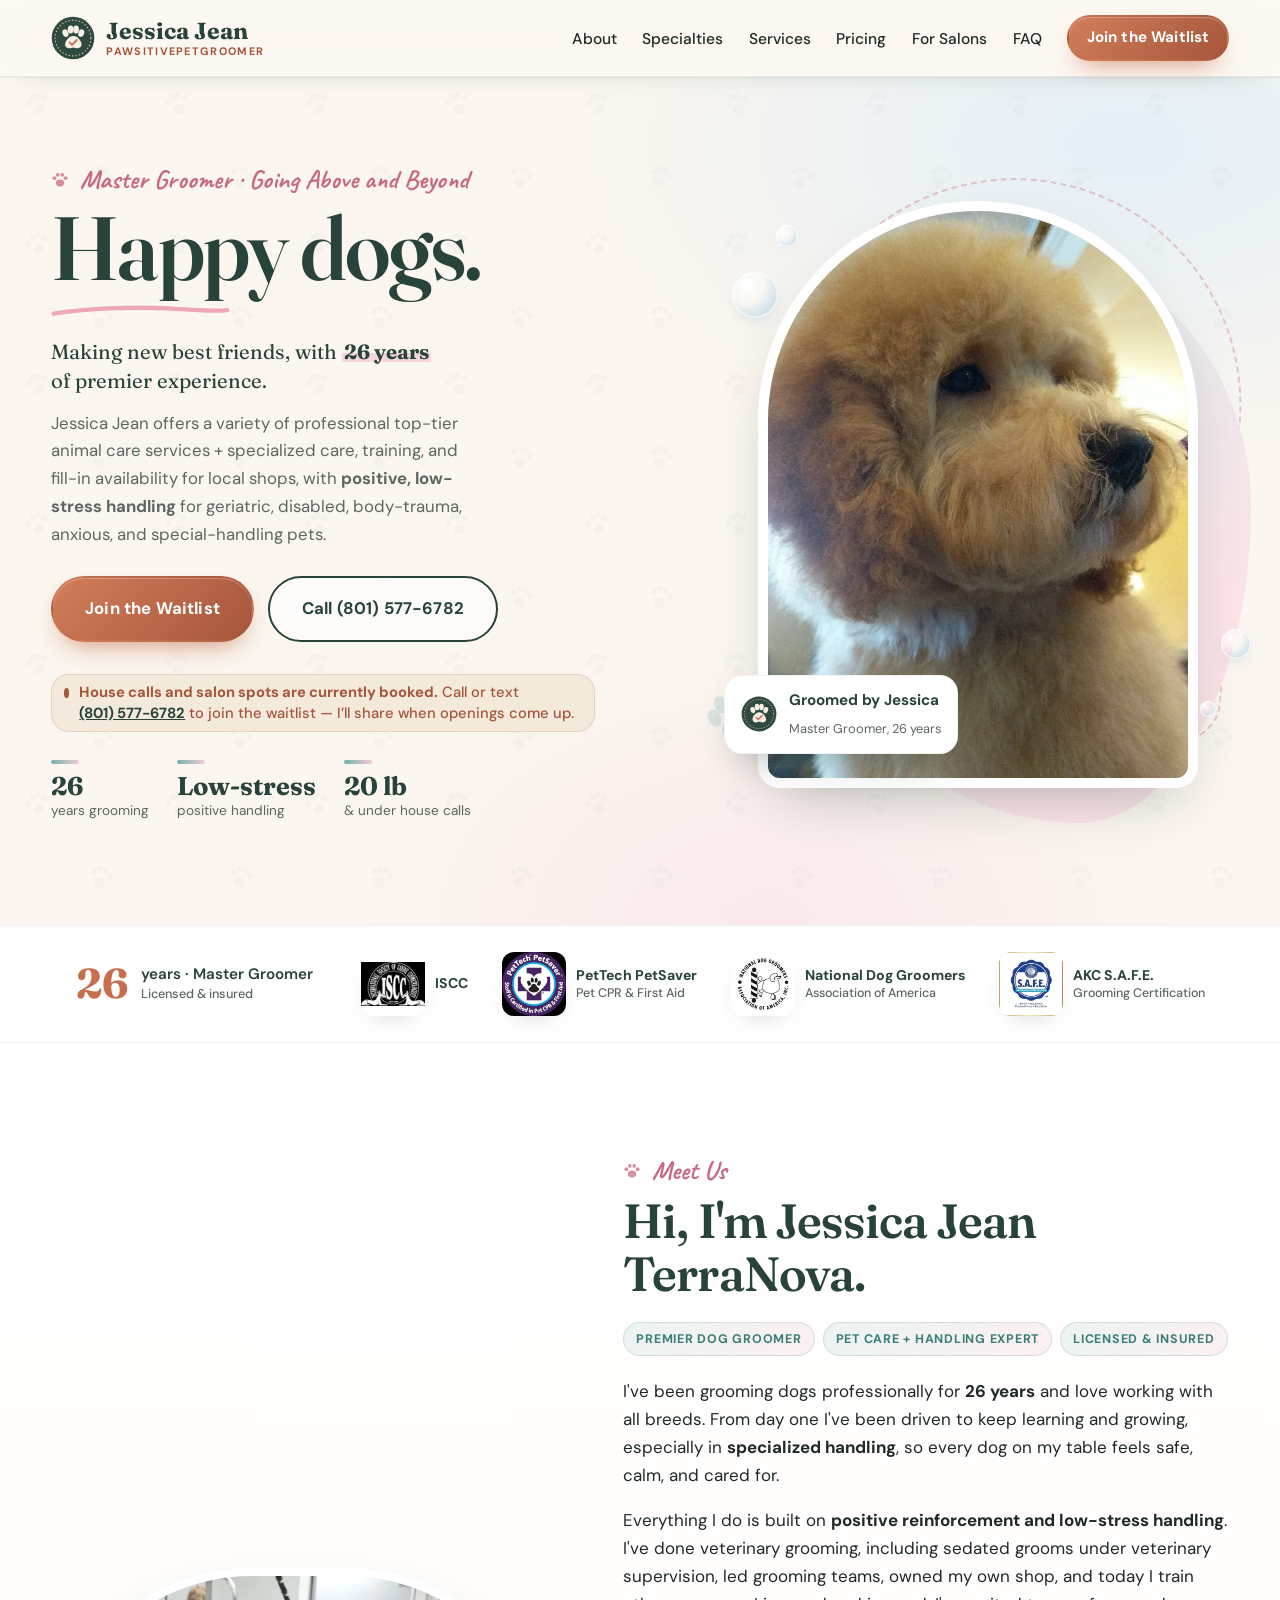
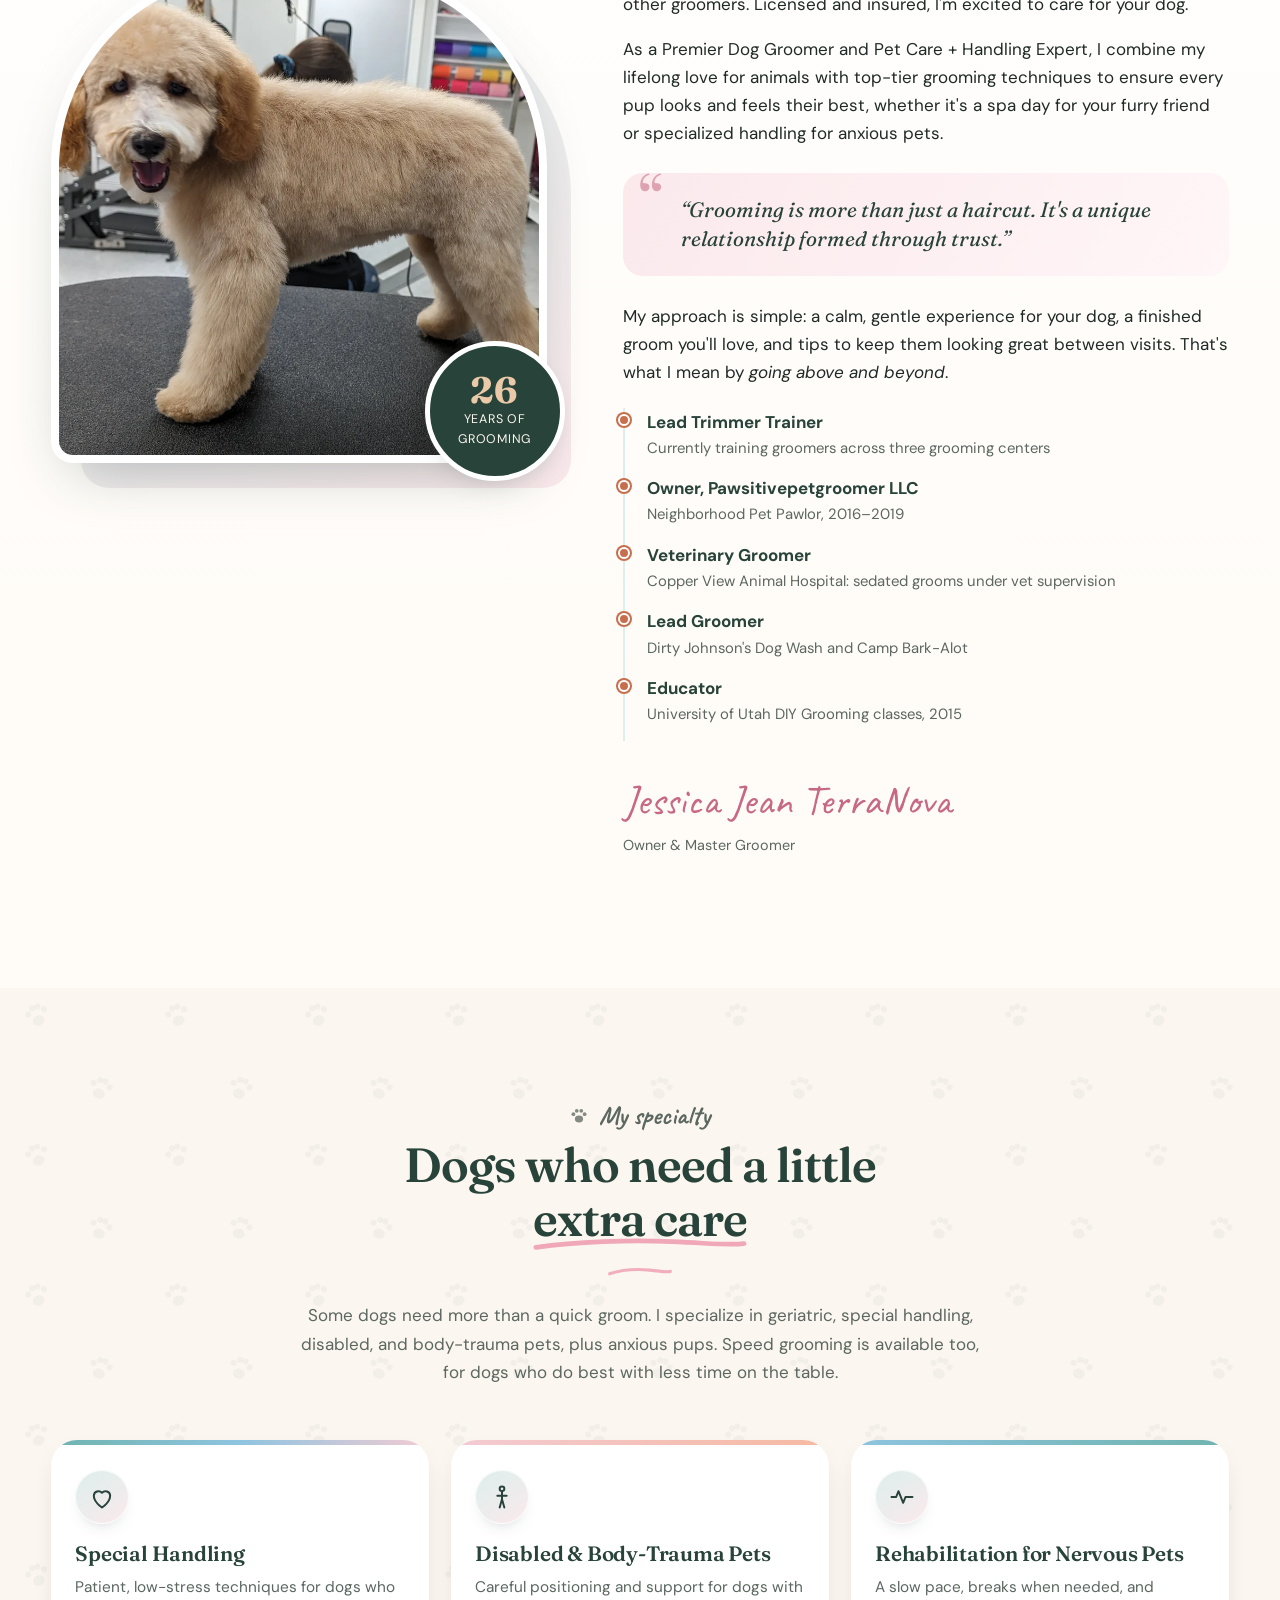
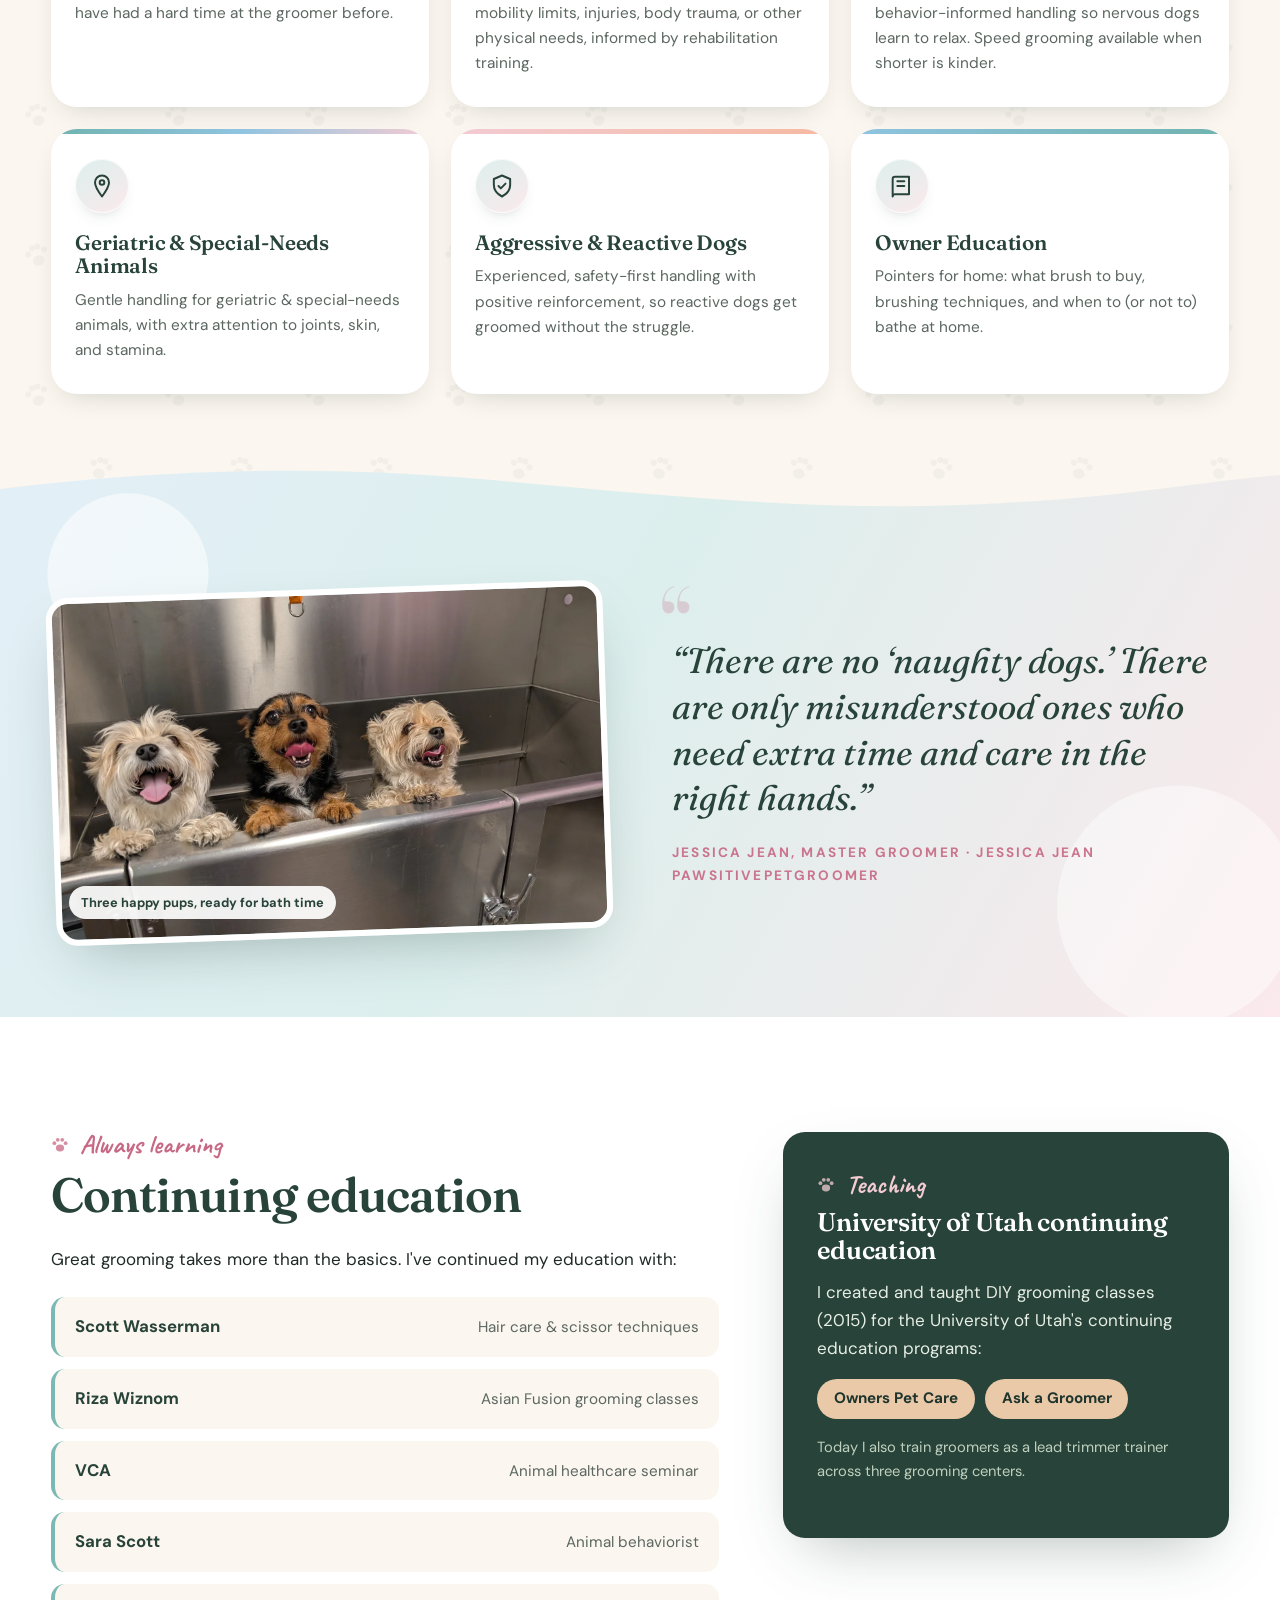
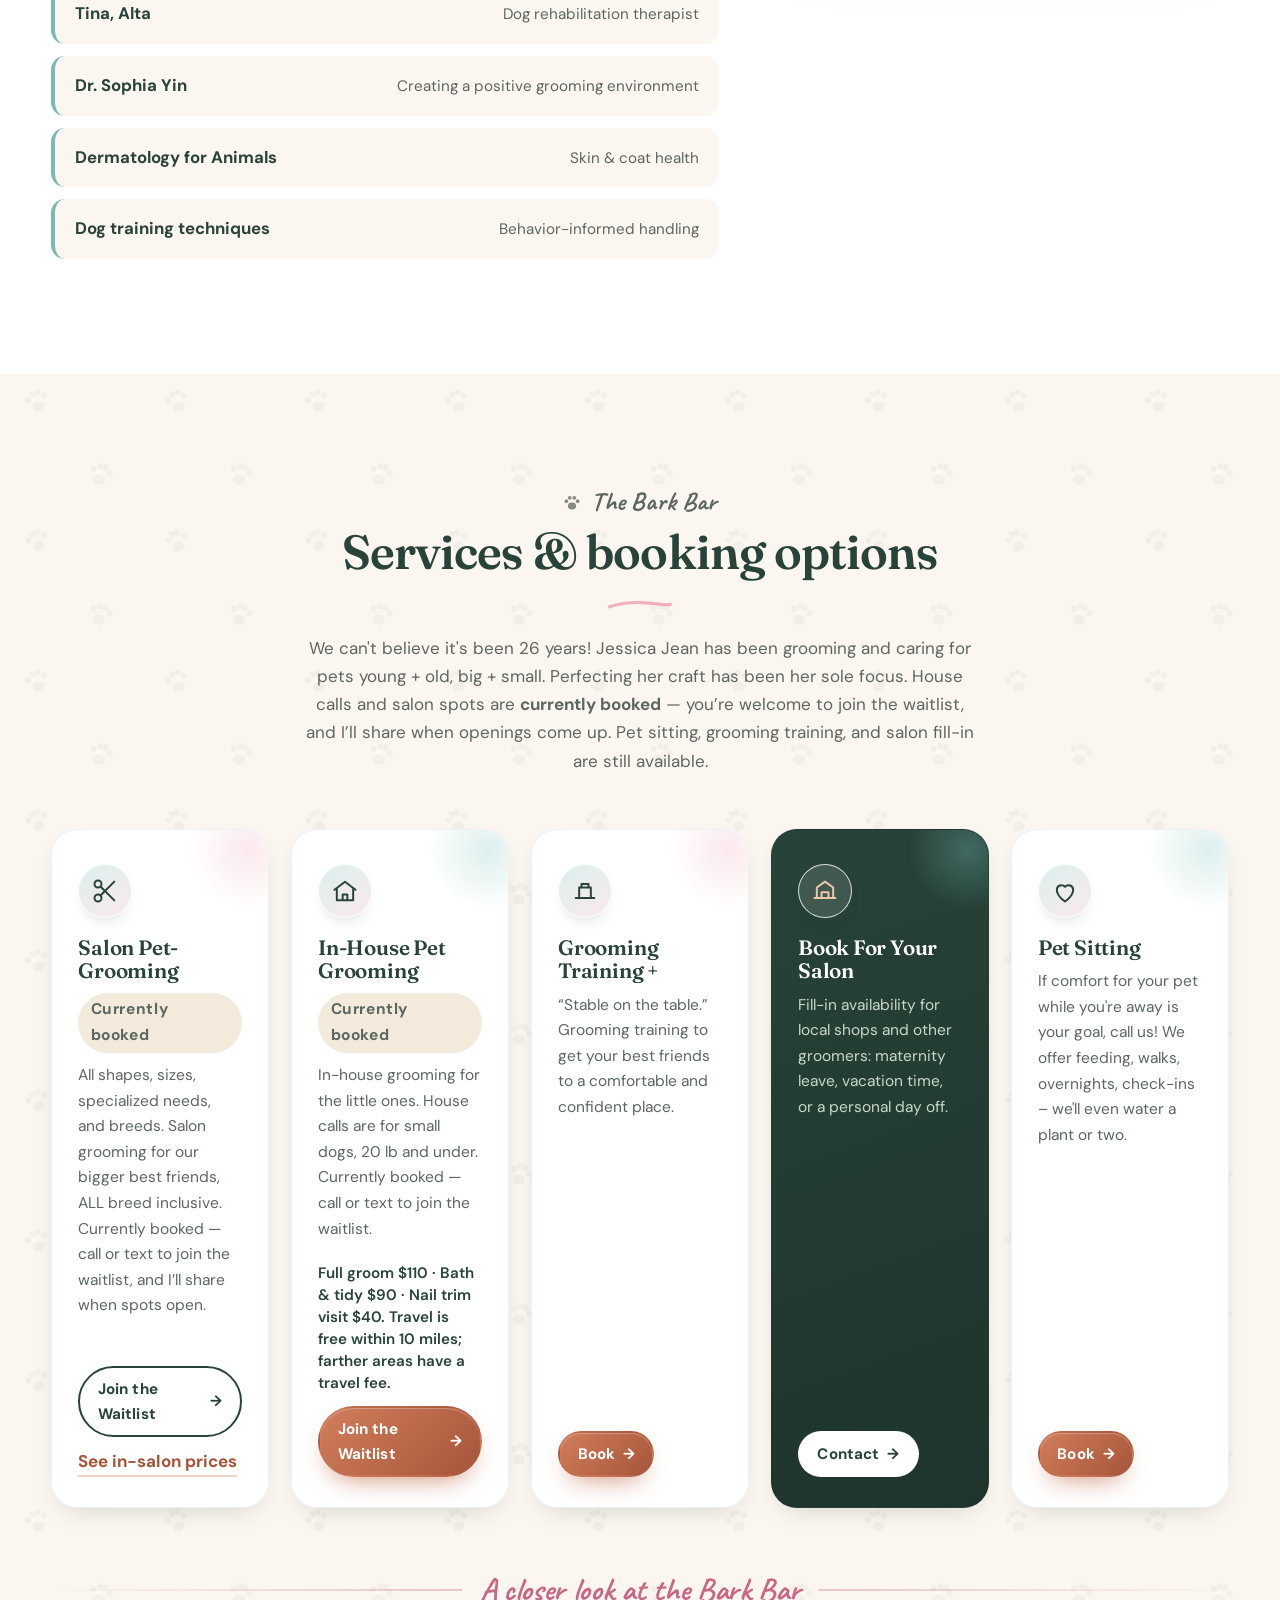
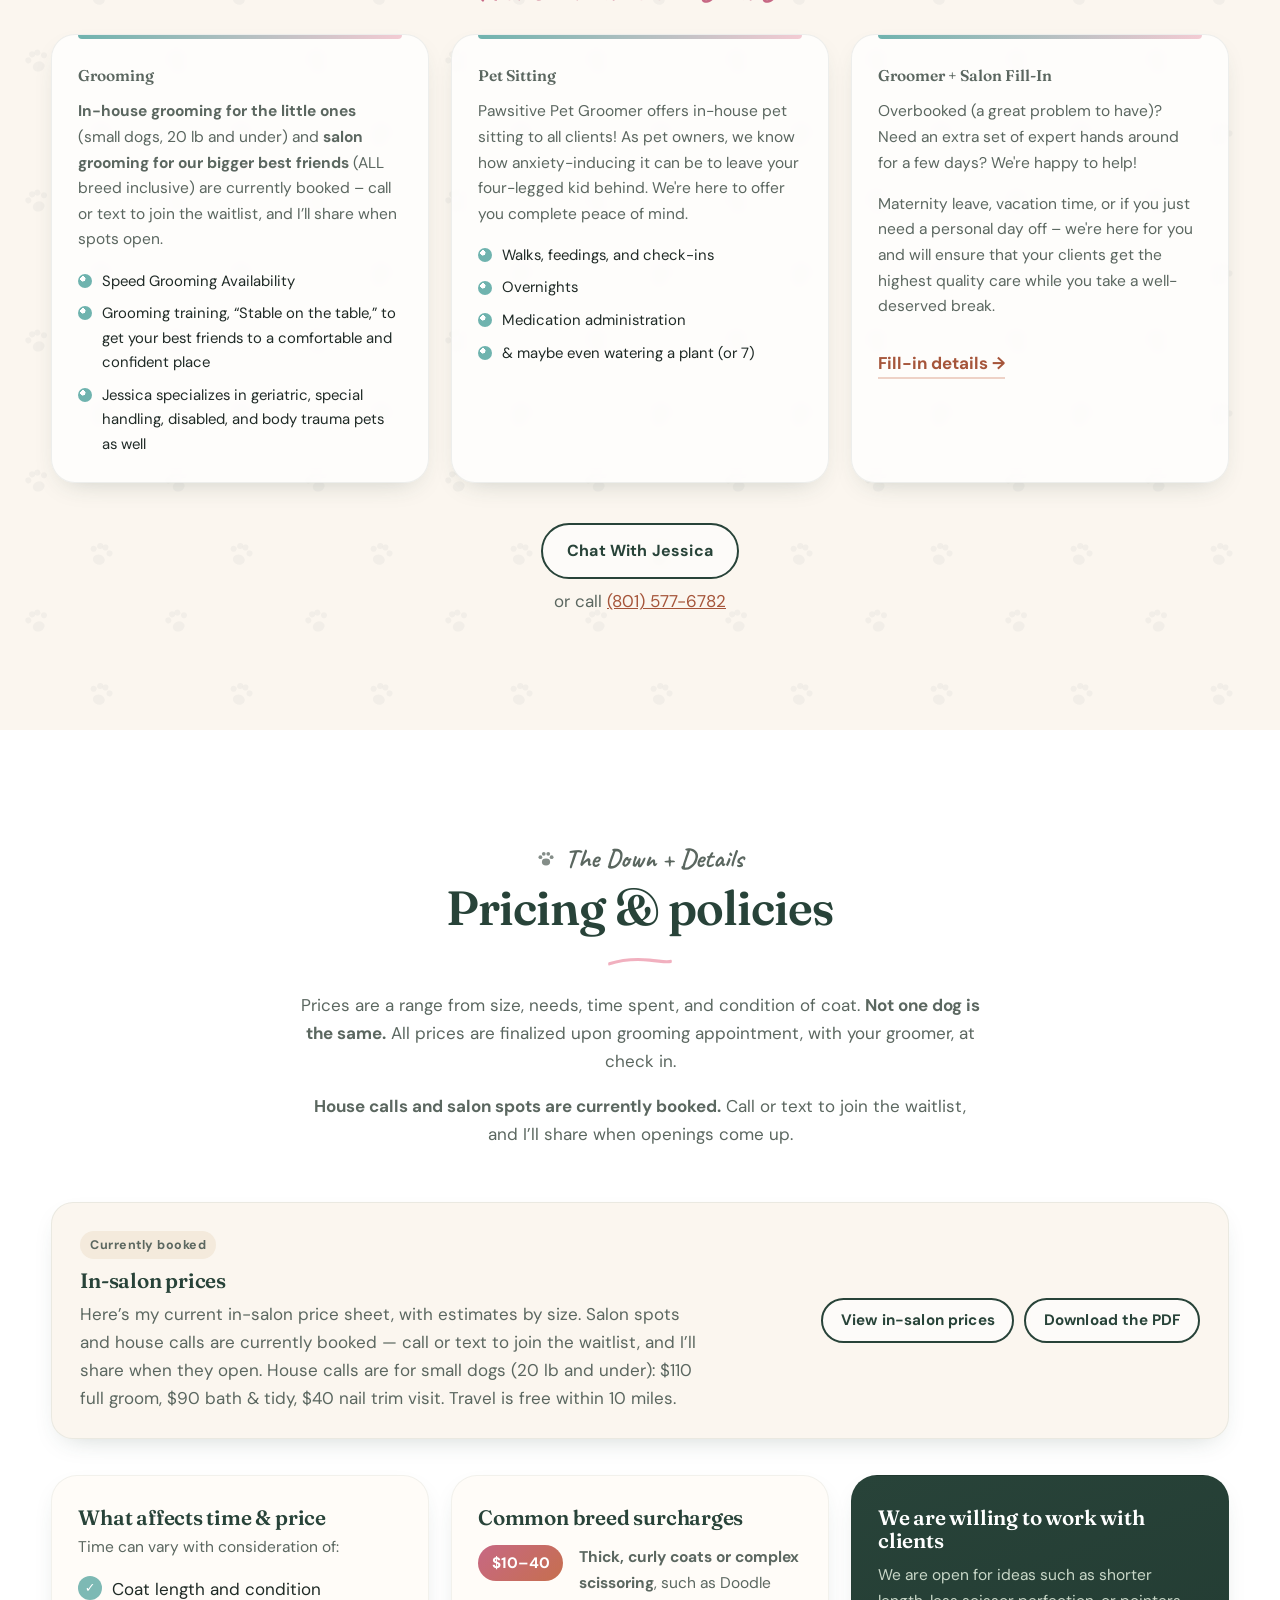
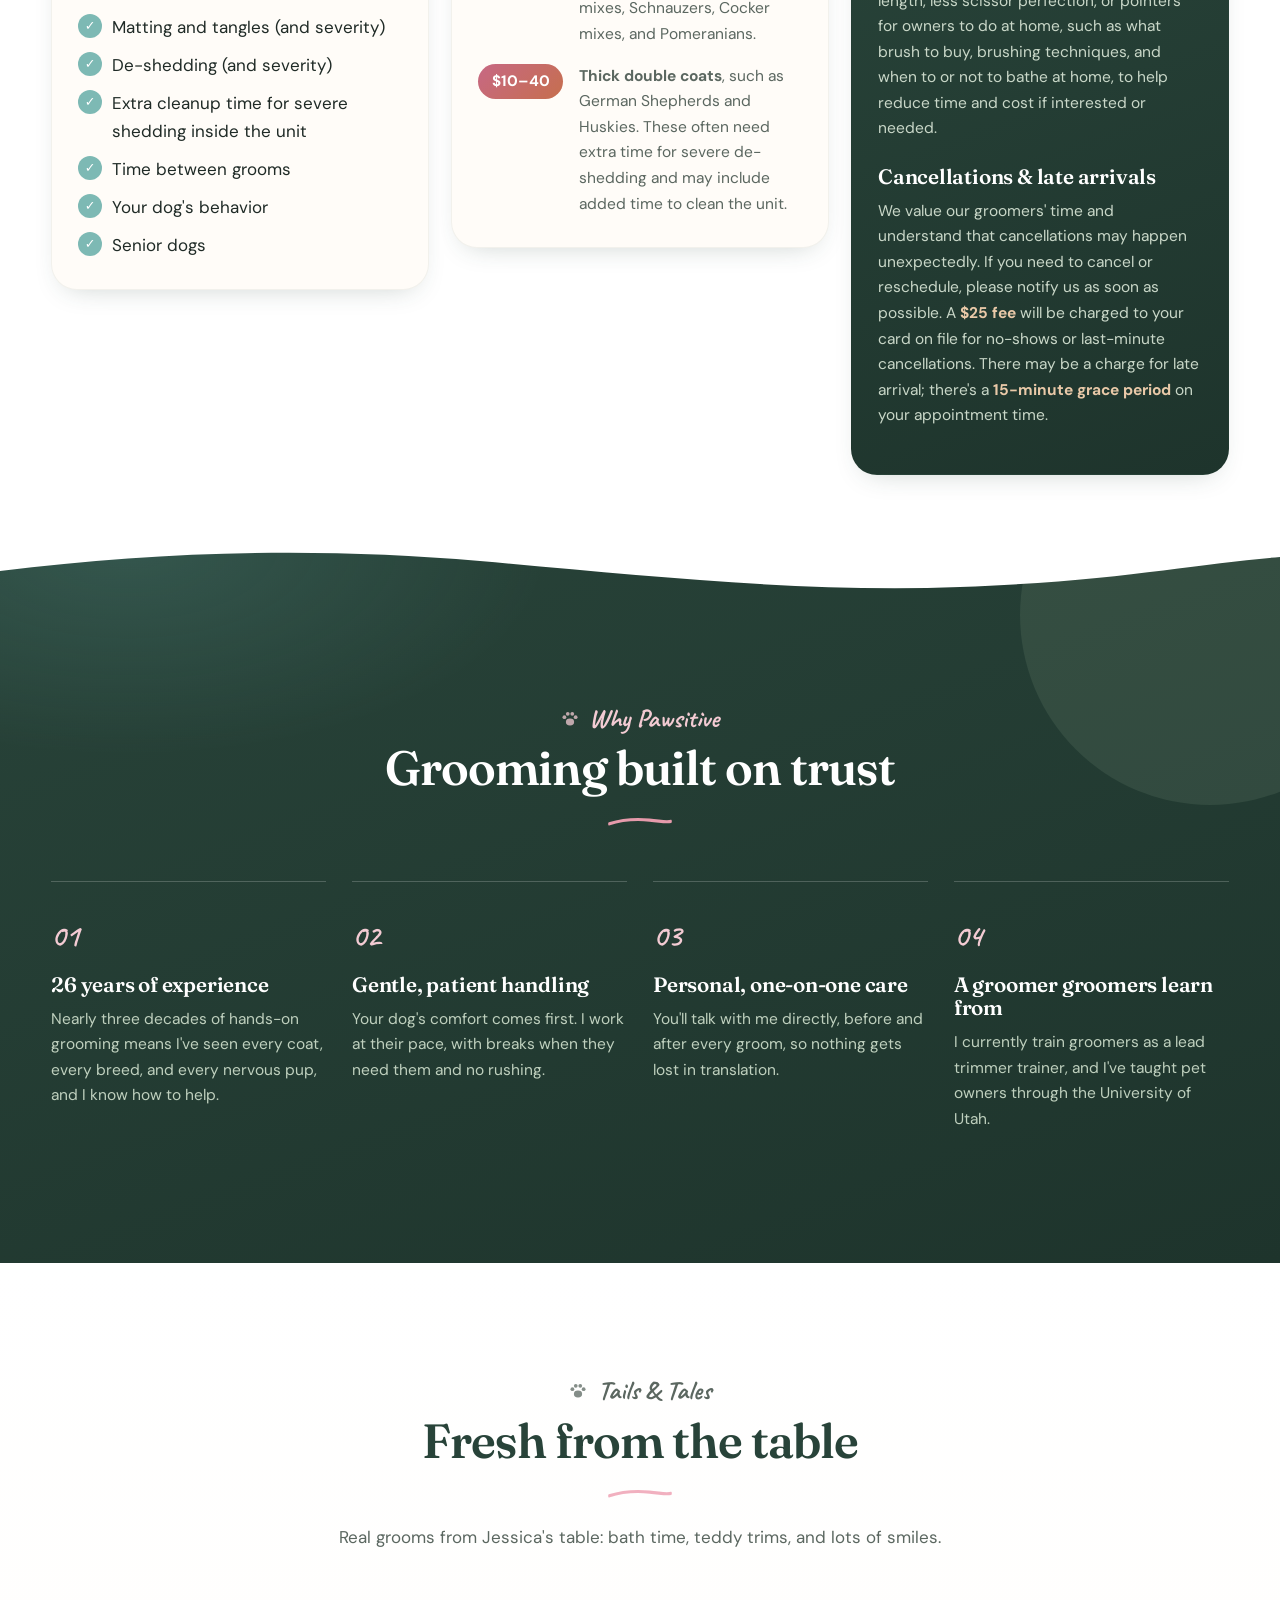
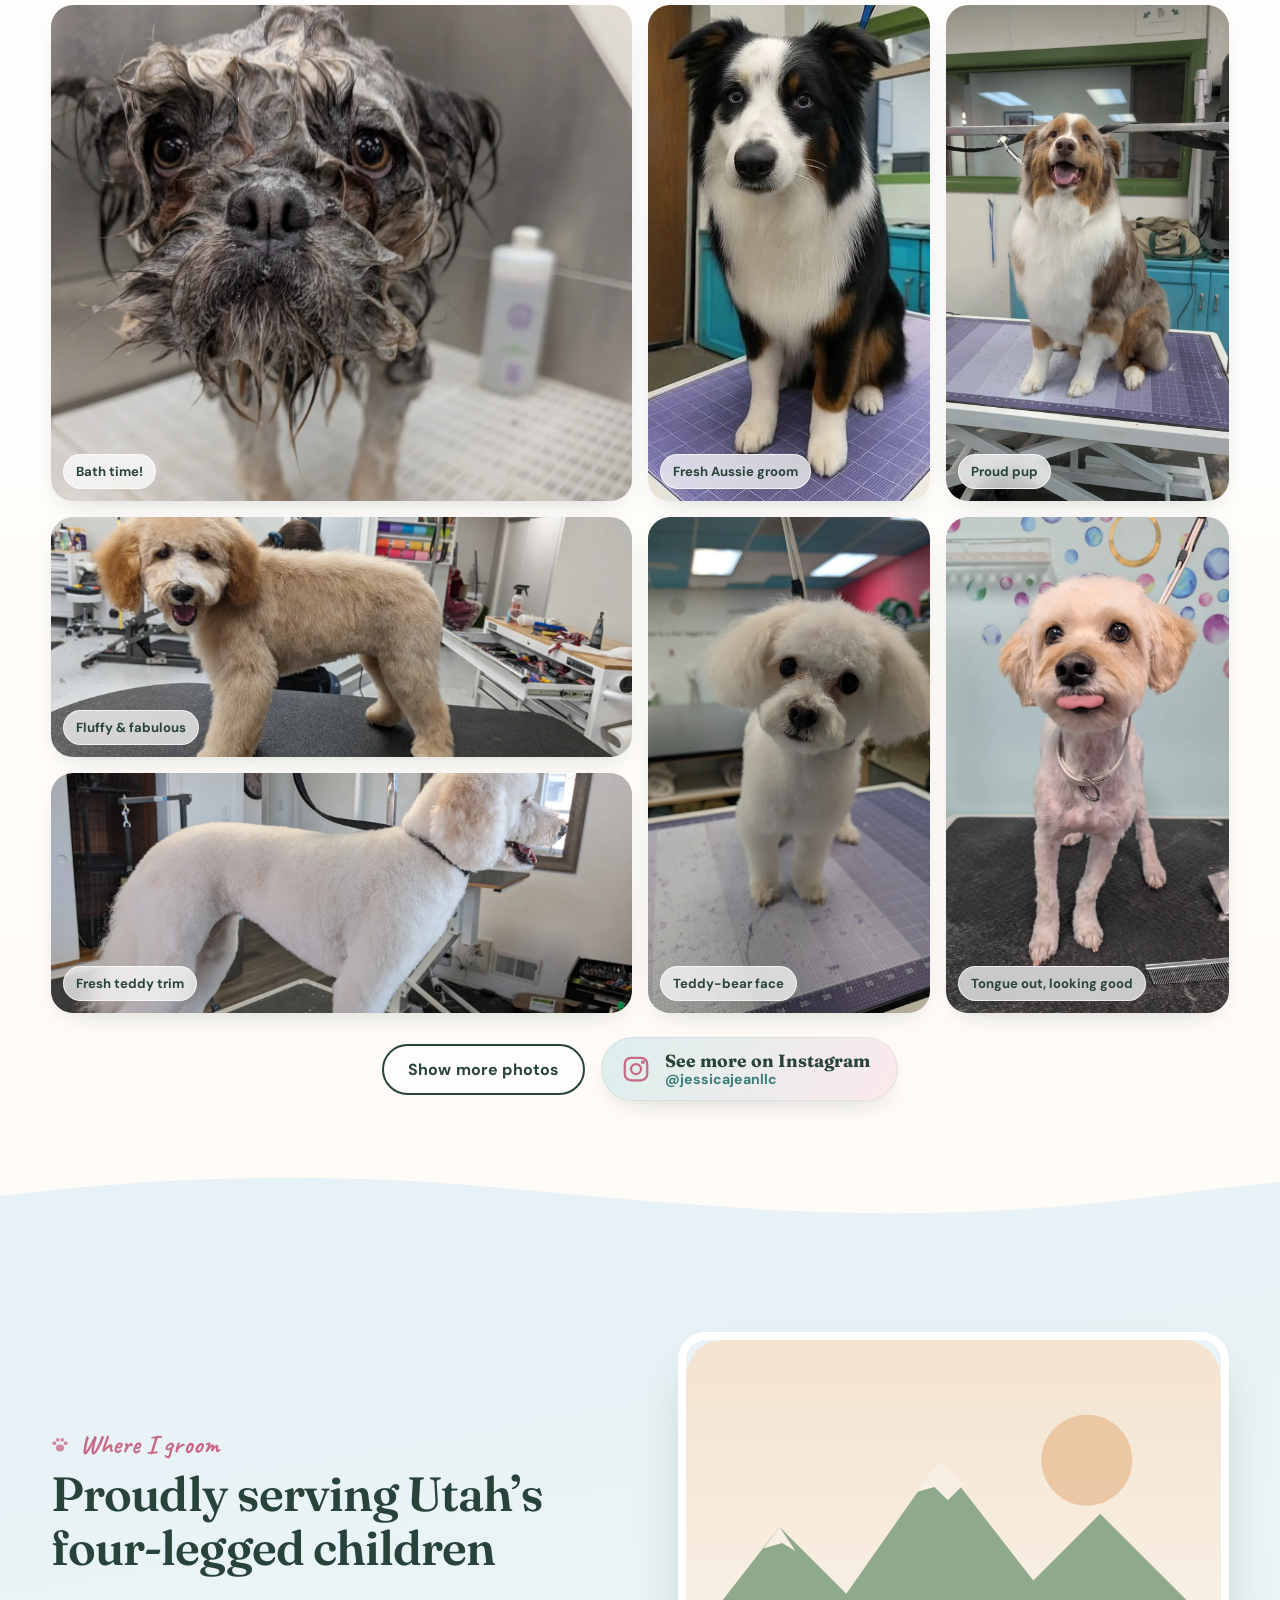
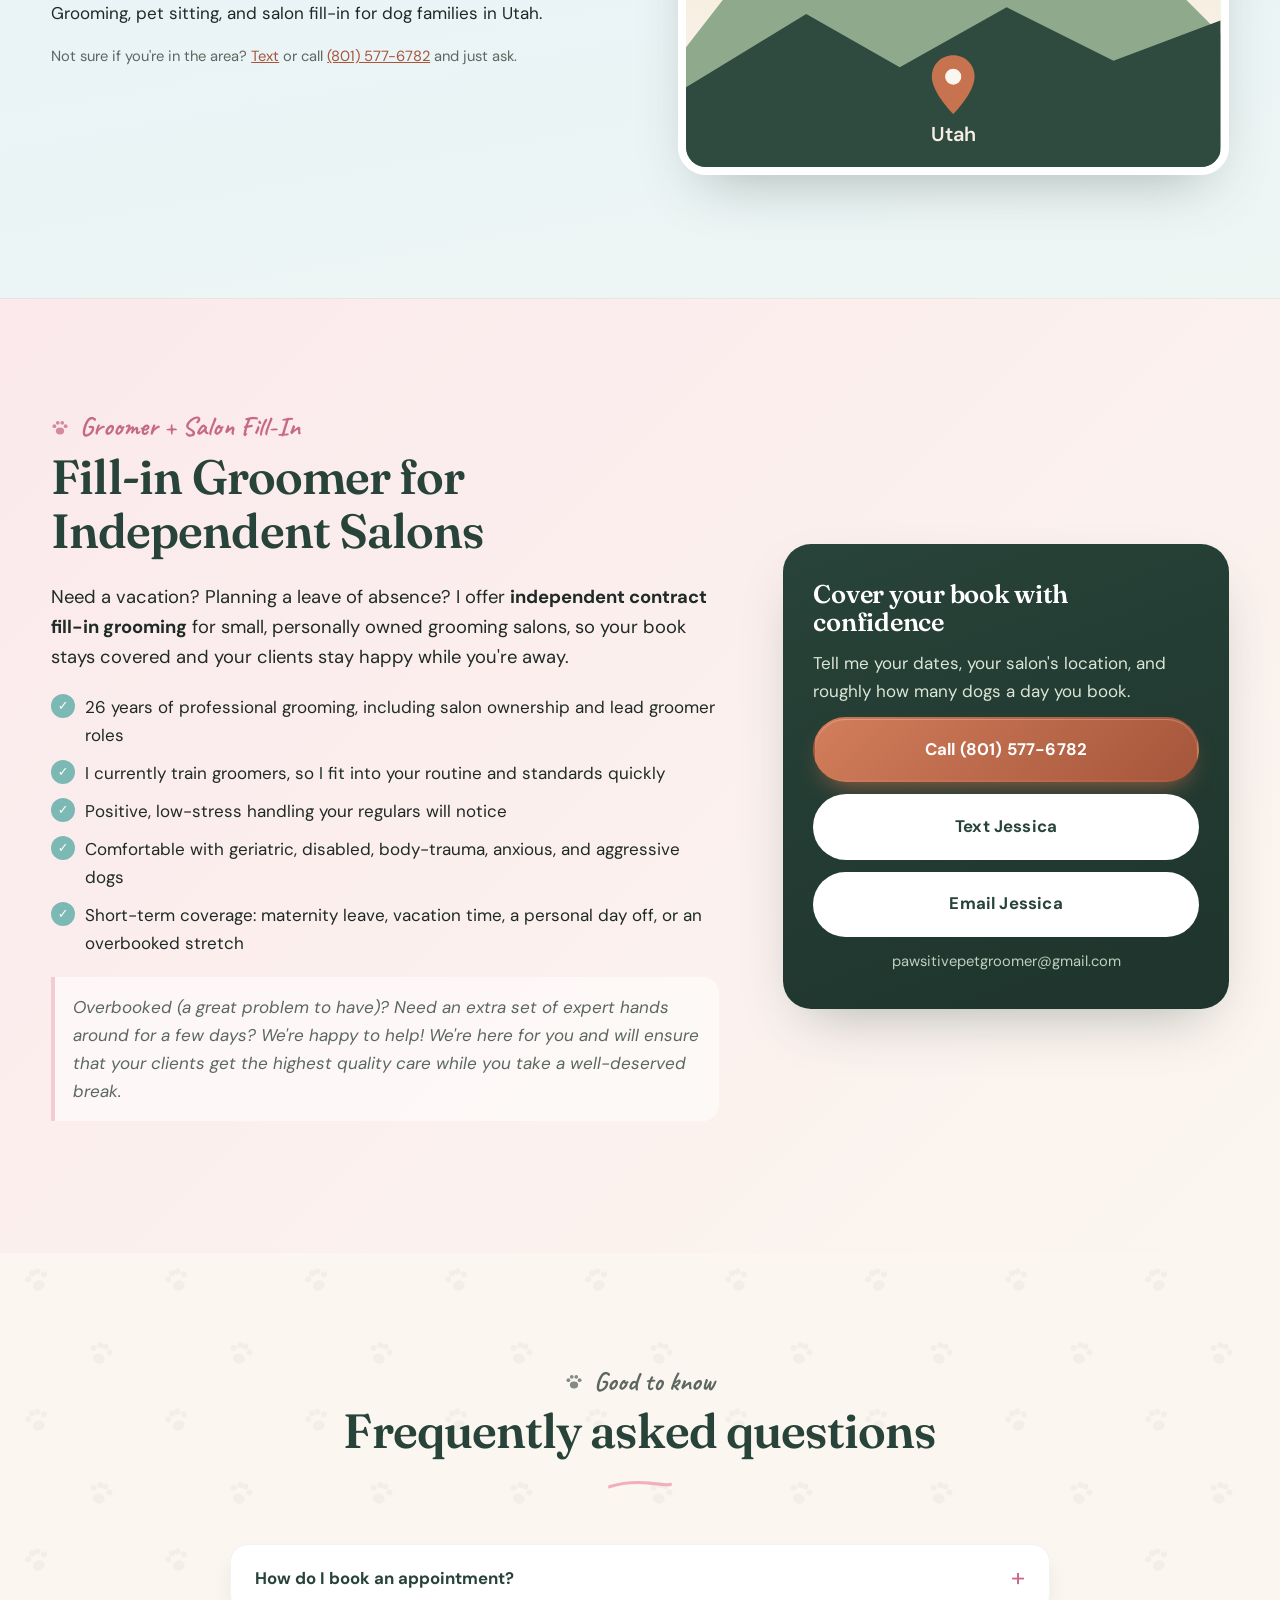
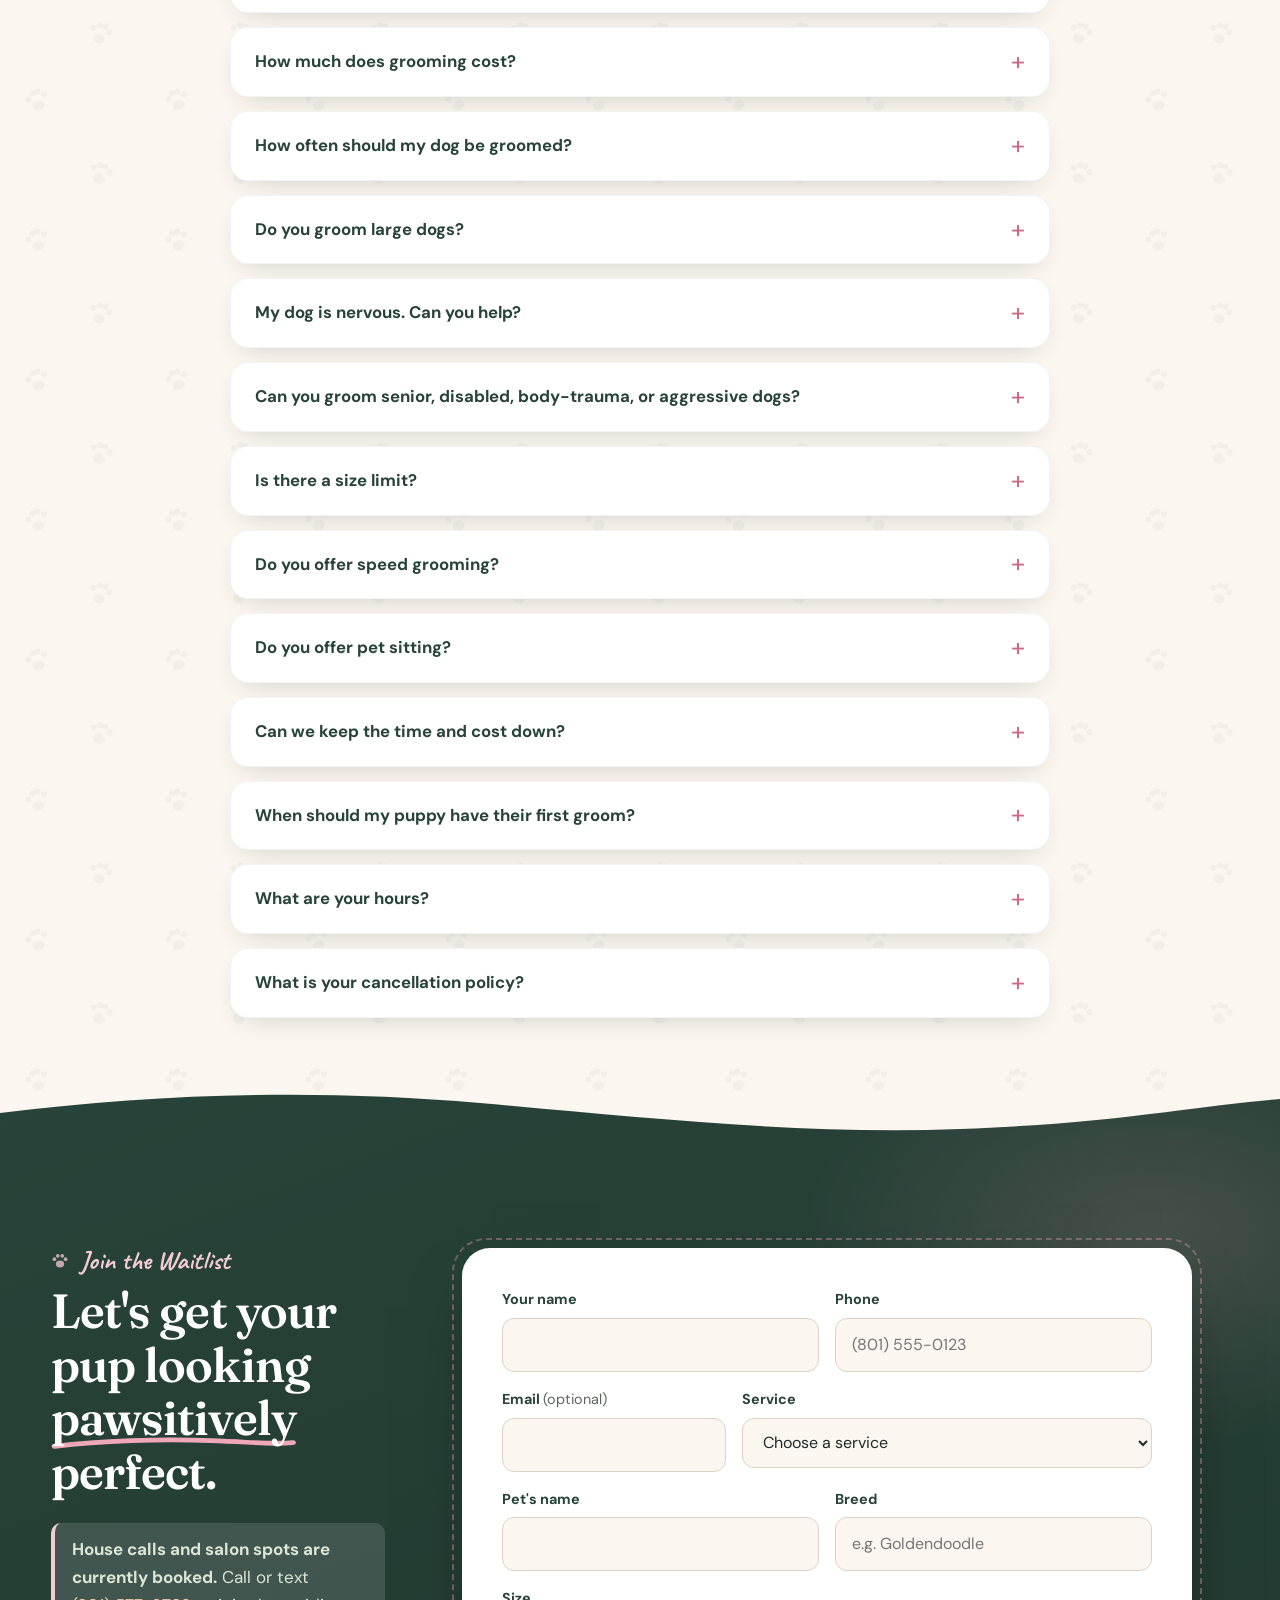
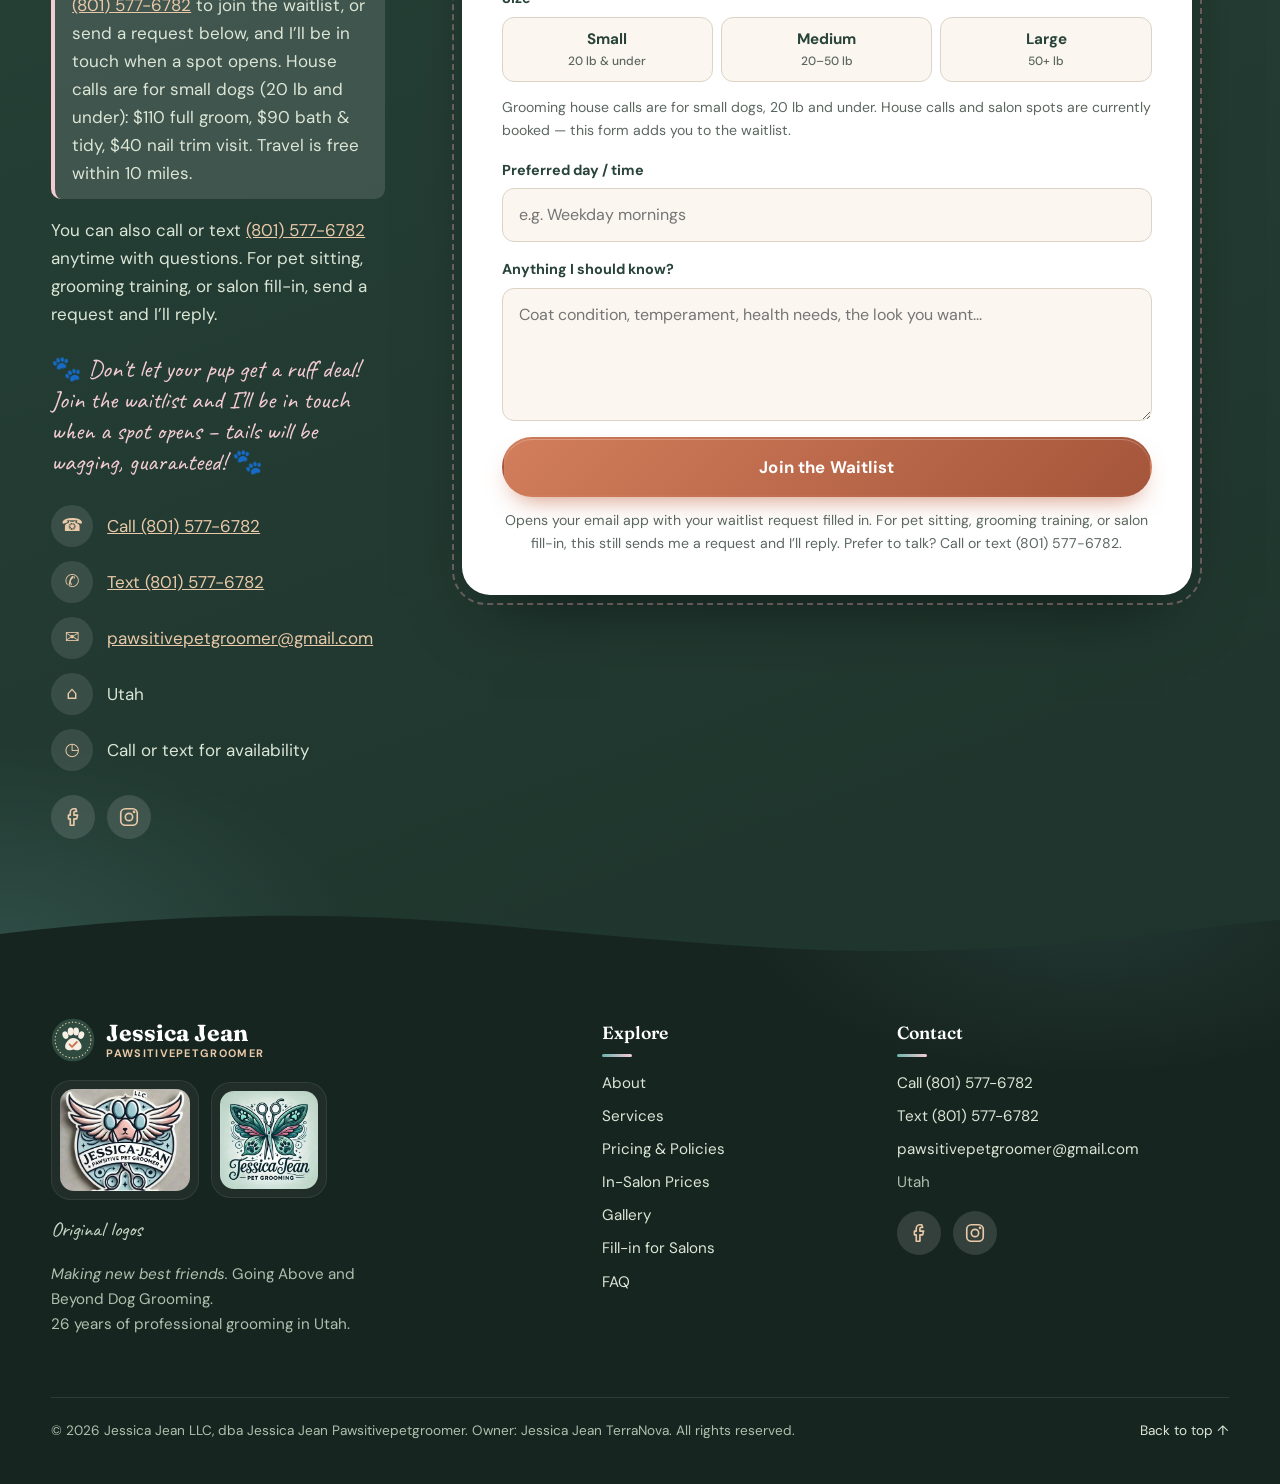
<file: index.html>
<!doctype html>
<html lang="en">
<head>
  <meta charset="utf-8">
  <meta name="viewport" content="width=device-width, initial-scale=1">
  <title>Jessica Jean Pawsitivepetgroomer | Professional Dog Grooming in Utah</title>
  <meta name="description" content="Jessica Jean Pawsitivepetgroomer (Jessica Jean LLC). 26 years of professional, all-breed dog grooming in Utah. Salon grooming, in-house grooming for small dogs (20 lb limit), &quot;Stable on the table&quot; grooming training, pet sitting, and fill-in grooming for local salons. Specializing in geriatric, special handling, disabled, body-trauma, and anxious pets.">
  <meta name="theme-color" content="#2F4A3F">
  <meta property="og:title" content="Jessica Jean Pawsitivepetgroomer: Dog Grooming in Utah">
  <meta property="og:description" content="Going Above and Beyond Dog Grooming. 26 years of professional, all-breed grooming. Call or text (801) 577-6782.">
  <meta property="og:image" content="assets/img/doodle.webp">
  <meta property="og:type" content="website">
  <link rel="icon" href="favicon.svg" type="image/svg+xml">
  <link rel="preconnect" href="https://fonts.googleapis.com">
  <link rel="preconnect" href="https://fonts.gstatic.com" crossorigin>
  <link href="https://fonts.googleapis.com/css2?family=Fraunces:ital,opsz,wght@0,9..144,500;0,9..144,600;0,9..144,700;1,9..144,500&family=DM+Sans:wght@400;500;600;700&family=Caveat:wght@600;700&display=swap" rel="stylesheet">
  <link rel="preload" as="image" href="assets/img/doodle.webp">
  <link rel="stylesheet" href="styles.css">
  <script type="application/ld+json">
  {
    "@context": "https://schema.org",
    "@type": "LocalBusiness",
    "name": "Jessica Jean Pawsitivepetgroomer",
    "legalName": "Jessica Jean LLC",
    "description": "26 years of professional, all-breed dog grooming. Salon grooming, in-house grooming for small dogs, grooming training, pet sitting, and salon fill-in. Specializing in geriatric, special handling, disabled, body-trauma, and anxious pets.",
    "founder": "Jessica Jean TerraNova",
    "slogan": "Going Above and Beyond Dog Grooming",
    "telephone": "+1-801-577-6782",
    "email": "pawsitivepetgroomer@gmail.com",
    "areaServed": "Utah",
    "address": {"@type": "PostalAddress", "addressRegion": "UT", "addressCountry": "US"},
    "sameAs": ["https://facebook.com/JessicaJeanLLC", "https://instagram.com/jessicajeanllc"],
    "image": "assets/img/doodle.webp"
  }
  </script>
</head>
<body>
  <a class="skip-link" href="#main">Skip to content</a>

  <header class="site-header" id="top">
    <div class="container nav-wrap">
      <a class="brand" href="#top" aria-label="Jessica Jean Pawsitivepetgroomer, home">
        <img src="assets/logo.svg" alt="" width="44" height="44">
        <span class="brand-text">
          <span class="brand-name">Jessica Jean</span>
          <span class="brand-sub">Pawsitivepetgroomer</span>
        </span>
      </a>
      <button class="nav-toggle" aria-expanded="false" aria-controls="site-nav" aria-label="Open menu">
        <span></span><span></span><span></span>
      </button>
      <nav id="site-nav" class="site-nav" aria-label="Main">
        <ul>
          <li><a href="#about">About</a></li>
          <li><a href="#specialties">Specialties</a></li>
          <li><a href="#services">Services</a></li>
          <li><a href="#pricing">Pricing</a></li>
          <li><a href="#fill-in">For Salons</a></li>
          <li><a href="#faq">FAQ</a></li>
          <li><a class="btn btn-sm btn-primary" href="#book">Join the Waitlist</a></li>
        </ul>
      </nav>
    </div>
  </header>

  <main id="main">
    <!-- HERO -->
    <section class="hero">
      <div class="container hero-grid">
        <div class="hero-copy reveal">
          <p class="eyebrow">Master Groomer &middot; Going Above and Beyond</p>
          <h1>Happy dogs.</h1>
          <p class="hero-sub">Making new best friends, with <strong class="hl">26 years</strong> of premier experience.</p>
          <p class="lead">Jessica Jean offers a variety of professional top-tier animal care services + specialized care, training, and fill-in availability for local shops, with <strong>positive, low-stress handling</strong> for geriatric, disabled, body-trauma, anxious, and special-handling pets.</p>
          <div class="hero-ctas">
            <a class="btn btn-primary btn-lg" href="#book">Join the Waitlist</a>
            <a class="btn btn-ghost btn-lg" href="tel:+18015776782">Call (801) 577-6782</a>
          </div>
          <p class="accepting hc-notice waitlist-notice" role="status"><span class="dot" aria-hidden="true"></span><span><strong>House calls and salon spots are currently booked.</strong> Call or text <a href="tel:+18015776782">(801) 577-6782</a> to join the waitlist &mdash; I&rsquo;ll share when openings come up.</span></p>
          <ul class="hero-badges" aria-label="Highlights">
            <li><span class="badge-num">26</span><span class="badge-label">years grooming</span></li>
            <li><span class="badge-num">Low-stress</span><span class="badge-label">positive handling</span></li>
            <li><span class="badge-num">20 lb</span><span class="badge-label">&amp; under house calls</span></li>
          </ul>
        </div>
        <div class="hero-media reveal">
          <div class="hero-ring" aria-hidden="true"></div>
          <span class="bubble b1" aria-hidden="true"></span><span class="bubble b2" aria-hidden="true"></span><span class="bubble b3" aria-hidden="true"></span><span class="bubble b4" aria-hidden="true"></span>
          <svg class="hero-paw" viewBox="0 0 64 64" aria-hidden="true"><ellipse cx="32" cy="42" rx="13" ry="11"/><ellipse cx="17" cy="26" rx="6" ry="8"/><ellipse cx="27" cy="17" rx="6" ry="8"/><ellipse cx="38" cy="17" rx="6" ry="8"/><ellipse cx="48" cy="26" rx="6" ry="8"/></svg>
          <div class="hero-blob" aria-hidden="true"></div>
          <img src="assets/img/doodle.webp" width="900" height="1600" alt="A curly apricot doodle with a fresh, fluffy groom by Jessica" fetchpriority="high">
          <div class="hero-card" aria-hidden="true">
            <img src="assets/logo.svg" alt="" width="36" height="36">
            <div><strong>Groomed by Jessica</strong><span>Master Groomer, 26 years</span></div>
          </div>
        </div>
      </div>
    </section>

    <!-- CREDENTIALS -->
    <section class="cred-strip" aria-label="Certifications and memberships">
      <div class="container cred-grid">
        <p class="cred-lead"><span class="cred-big">26</span><span>years &middot; Master Groomer<br><small>Licensed &amp; insured</small></span></p>
        <ul class="cred-list">
          <li><img src="assets/img/iscc.webp" width="174" height="120" loading="lazy" alt="International Society of Canine Cosmetologists logo"><span>ISCC</span></li>
          <li><img src="assets/img/pettech-petsaver.webp" width="240" height="240" loading="lazy" alt="PetTech PetSaver badge"><span>PetTech PetSaver<br><small>Pet CPR &amp; First Aid</small></span></li>
          <li><img src="assets/img/ndgaa.webp" width="240" height="240" loading="lazy" alt="National Dog Groomers Association of America logo"><span>National Dog Groomers<br><small>Association of America</small></span></li>
          <li><img src="assets/img/akc-safe.webp" width="240" height="240" loading="lazy" alt="AKC S.A.F.E. Grooming Certification badge"><span>AKC S.A.F.E.<br><small>Grooming Certification</small></span></li>
        </ul>
      </div>
    </section>

    <!-- ABOUT -->
    <section class="section about" id="about">
      <div class="container about-grid">
        <div class="about-media reveal">
          <img class="about-photo" src="assets/img/apricot-doodle-table.webp" width="1600" height="900" loading="lazy" alt="A smiling apricot doodle standing on Jessica's grooming table after a fresh trim">
          <div class="years-stamp" aria-hidden="true"><span>26</span>years of<br>grooming</div>
        </div>
        <div class="about-copy reveal">
          <p class="eyebrow">Meet Us</p>
          <h2>Hi, I'm Jessica Jean TerraNova.</h2>
          <p class="title-pills"><span>Premier Dog Groomer</span><span>Pet Care + Handling Expert</span><span>Licensed &amp; Insured</span></p>
          <p>I've been grooming dogs professionally for <strong>26 years</strong> and love working with all breeds. From day one I've been driven to keep learning and growing, especially in <strong>specialized handling</strong>, so every dog on my table feels safe, calm, and cared for.</p>
          <p>Everything I do is built on <strong>positive reinforcement and low-stress handling</strong>. I've done veterinary grooming, including sedated grooms under veterinary supervision, led grooming teams, owned my own shop, and today I train other groomers. Licensed and insured, I'm excited to care for your dog.</p>
          <p>As a Premier Dog Groomer and Pet Care + Handling Expert, I combine my lifelong love for animals with top-tier grooming techniques to ensure every pup looks and feels their best, whether it's a spa day for your furry friend or specialized handling for anxious pets.</p>
          <blockquote class="pull-quote"><p>&ldquo;Grooming is more than just a haircut. It's a unique relationship formed through trust.&rdquo;</p></blockquote>
          <p>My approach is simple: a calm, gentle experience for your dog, a finished groom you'll love, and tips to keep them looking great between visits. That's what I mean by <em>going above and beyond</em>.</p>
          <ul class="timeline" aria-label="Career highlights">
            <li><strong>Lead Trimmer Trainer</strong><span>Currently training groomers across three grooming centers</span></li>
            <li><strong>Owner, Pawsitivepetgroomer LLC</strong><span>Neighborhood Pet Pawlor, 2016–2019</span></li>
            <li><strong>Veterinary Groomer</strong><span>Copper View Animal Hospital: sedated grooms under vet supervision</span></li>
            <li><strong>Lead Groomer</strong><span>Dirty Johnson's Dog Wash and Camp Bark-Alot</span></li>
            <li><strong>Educator</strong><span>University of Utah DIY Grooming classes, 2015</span></li>
          </ul>
          <p class="signature">Jessica Jean TerraNova</p>
          <p class="sig-sub">Owner &amp; Master Groomer</p>
        </div>
      </div>
    </section>

    <!-- SPECIALTIES -->
    <section class="section specialties" id="specialties">
      <div class="container">
        <div class="section-head reveal">
          <p class="eyebrow">My specialty</p>
          <h2>Dogs who need a little <span class="hl-under">extra care</span></h2>
          <p>Some dogs need more than a quick groom. I specialize in geriatric, special handling, disabled, and body-trauma pets, plus anxious pups. Speed grooming is available too, for dogs who do best with less time on the table.</p>
        </div>
        <div class="spec-grid">
          <article class="spec-card reveal"><div class="icon" aria-hidden="true"><svg viewBox="0 0 24 24"><path d="M12 21s-7-4.4-7-10a4 4 0 0 1 7-2.6A4 4 0 0 1 19 11c0 5.6-7 10-7 10z"/></svg></div><h3>Special Handling</h3><p>Patient, low-stress techniques for dogs who have had a hard time at the groomer before.</p></article>
          <article class="spec-card reveal"><div class="icon" aria-hidden="true"><svg viewBox="0 0 24 24"><circle cx="12" cy="5" r="2"/><path d="M12 8v6M8 11h8M10 21l2-7 2 7"/></svg></div><h3>Disabled &amp; Body-Trauma Pets</h3><p>Careful positioning and support for dogs with mobility limits, injuries, body trauma, or other physical needs, informed by rehabilitation training.</p></article>
          <article class="spec-card reveal"><div class="icon" aria-hidden="true"><svg viewBox="0 0 24 24"><path d="M3 12h4l2-5 4 10 2-5h6"/></svg></div><h3>Rehabilitation for Nervous Pets</h3><p>A slow pace, breaks when needed, and behavior-informed handling so nervous dogs learn to relax. Speed grooming available when shorter is kinder.</p></article>
          <article class="spec-card reveal"><div class="icon" aria-hidden="true"><svg viewBox="0 0 24 24"><path d="M12 3a6 6 0 0 0-6 6c0 4 6 12 6 12s6-8 6-12a6 6 0 0 0-6-6z"/><circle cx="12" cy="9" r="2"/></svg></div><h3>Geriatric &amp; Special-Needs Animals</h3><p>Gentle handling for geriatric &amp; special-needs animals, with extra attention to joints, skin, and stamina.</p></article>
          <article class="spec-card reveal"><div class="icon" aria-hidden="true"><svg viewBox="0 0 24 24"><path d="M12 3l7 3v5c0 5-3 8-7 10-4-2-7-5-7-10V6z"/><path d="M9 12l2 2 4-4"/></svg></div><h3>Aggressive &amp; Reactive Dogs</h3><p>Experienced, safety-first handling with positive reinforcement, so reactive dogs get groomed without the struggle.</p></article>
          <article class="spec-card reveal"><div class="icon" aria-hidden="true"><svg viewBox="0 0 24 24"><path d="M4 19V6a2 2 0 0 1 2-2h12v15H6a2 2 0 0 0-2 2zM8 8h6M8 12h6"/></svg></div><h3>Owner Education</h3><p>Pointers for home: what brush to buy, brushing techniques, and when to (or not to) bathe at home.</p></article>
        </div>
      </div>
    </section>

    <!-- QUOTE -->
    <section class="quote-band" aria-label="A note from Jessica">
      <div class="container quote-grid reveal">
        <figure class="quote-photo"><img src="assets/img/three-pups-tub.webp" width="1600" height="900" loading="lazy" alt="Three small terrier-mix pups lined up, smiling over the edge of the grooming tub"><figcaption>Three happy pups, ready for bath time</figcaption></figure>
        <blockquote>
          <p>&ldquo;There are no &lsquo;naughty dogs.&rsquo; There are only misunderstood ones who need extra time and care in the right hands.&rdquo;</p>
          <footer>Jessica Jean, Master Groomer &middot; Jessica Jean Pawsitivepetgroomer</footer>
        </blockquote>
      </div>
    </section>

    <!-- EDUCATION -->
    <section class="section education" id="education">
      <div class="container edu-grid">
        <div class="reveal">
          <p class="eyebrow">Always learning</p>
          <h2>Continuing education</h2>
          <p>Great grooming takes more than the basics. I've continued my education with:</p>
          <ul class="edu-list">
            <li><strong>Scott Wasserman</strong><span>Hair care &amp; scissor techniques</span></li>
            <li><strong>Riza Wiznom</strong><span>Asian Fusion grooming classes</span></li>
            <li><strong>VCA</strong><span>Animal healthcare seminar</span></li>
            <li><strong>Sara Scott</strong><span>Animal behaviorist</span></li>
            <li><strong>Tina, Alta</strong><span>Dog rehabilitation therapist</span></li>
            <li><strong>Dr. Sophia Yin</strong><span>Creating a positive grooming environment</span></li>
            <li><strong>Dermatology for Animals</strong><span>Skin &amp; coat health</span></li>
            <li><strong>Dog training techniques</strong><span>Behavior-informed handling</span></li>
          </ul>
        </div>
        <div class="teach-card reveal">
          <p class="eyebrow">Teaching</p>
          <h3>University of Utah continuing education</h3>
          <p>I created and taught DIY grooming classes (2015) for the University of Utah's continuing education programs:</p>
          <div class="class-pills"><span>Owners Pet Care</span><span>Ask a Groomer</span></div>
          <p class="small">Today I also train groomers as a lead trimmer trainer across three grooming centers.</p>
        </div>
      </div>
    </section>

    <!-- SERVICES / BOOKING OPTIONS -->
    <section class="section services" id="services">
      <div class="container">
        <div class="section-head reveal">
          <p class="eyebrow">The Bark Bar</p>
          <h2>Services &amp; booking options</h2>
          <p>We can't believe it's been 26 years! Jessica Jean has been grooming and caring for pets young + old, big + small. Perfecting her craft has been her sole focus. House calls and salon spots are <strong>currently booked</strong> &mdash; you&rsquo;re welcome to join the waitlist, and I&rsquo;ll share when openings come up. Pet sitting, grooming training, and salon fill-in are still available.</p>
        </div>
        <div class="service-grid book-options">
          <article class="service-card opt-card reveal">
            <div class="icon" aria-hidden="true"><svg viewBox="0 0 24 24"><circle cx="6" cy="6" r="3"/><circle cx="6" cy="18" r="3"/><path d="M8.1 8.1 20 20M8.1 15.9 20 4"/></svg></div>
            <h3>Salon Pet-Grooming</h3>
            <p class="full-tag">Currently booked</p>
            <p>All shapes, sizes, specialized needs, and breeds. Salon grooming for our bigger best friends, ALL breed inclusive. Currently booked &mdash; call or text to join the waitlist, and I&rsquo;ll share when spots open.</p>
            <a class="btn btn-ghost btn-sm" href="#book">Join the Waitlist</a>
            <a class="text-link" href="salon-prices.html">See in-salon prices</a>
          </article>
          <article class="service-card opt-card reveal">
            <div class="icon" aria-hidden="true"><svg viewBox="0 0 24 24"><path d="M3 11 12 4l9 7M5 10v10h14V10M10 20v-5h4v5"/></svg></div>
            <h3>In-House Pet Grooming</h3>
            <p class="full-tag">Currently booked</p>
            <p>In-house grooming for the little ones. House calls are for small dogs, 20 lb and under. Currently booked &mdash; call or text to join the waitlist.</p>
            <p class="hc-prices">Full groom $110 &middot; Bath &amp; tidy $90 &middot; Nail trim visit $40. Travel is free within 10 miles; farther areas have a travel fee.</p>
            <a class="btn btn-primary btn-sm" href="#book">Join the Waitlist</a>
          </article>
          <article class="service-card opt-card reveal">
            <div class="icon" aria-hidden="true"><svg viewBox="0 0 24 24"><path d="M4 18h16M7 18V9h10v9M9 9V6h6v3"/></svg></div>
            <h3>Grooming Training +</h3>
            <p>&ldquo;Stable on the table.&rdquo; Grooming training to get your best friends to a comfortable and confident place.</p>
            <a class="btn btn-primary btn-sm" href="#book" data-service="Grooming Training +">Book</a>
          </article>
          <article class="service-card opt-card service-card-feature reveal">
            <div class="icon" aria-hidden="true"><svg viewBox="0 0 24 24"><path d="M3 18h18M5 18V9l7-5 7 5v9M9 18v-5h6v5"/></svg></div>
            <h3>Book For Your Salon</h3>
            <p>Fill-in availability for local shops and other groomers: maternity leave, vacation time, or a personal day off.</p>
            <a class="btn btn-light btn-sm" href="#fill-in">Contact</a>
          </article>
          <article class="service-card opt-card reveal">
            <div class="icon" aria-hidden="true"><svg viewBox="0 0 24 24"><path d="M12 21s-7-4.4-7-10a4 4 0 0 1 7-2.6A4 4 0 0 1 19 11c0 5.6-7 10-7 10z"/></svg></div>
            <h3>Pet Sitting</h3>
            <p>If comfort for your pet while you're away is your goal, call us! We offer feeding, walks, overnights, check-ins &ndash; we'll even water a plant or two.</p>
            <a class="btn btn-primary btn-sm" href="#book" data-service="Pet Sitting">Book</a>
          </article>
        </div>
        <div class="bar-details">
          <h3 class="bar-details-title reveal"><span>A closer look at the Bark Bar</span></h3>
          <div class="detail-grid">
            <article class="detail-card reveal">
              <p class="detail-kicker">Grooming</p>
              <p><strong>In-house grooming for the little ones</strong> (small dogs, 20 lb and under) and <strong>salon grooming for our bigger best friends</strong> (ALL breed inclusive) are currently booked &ndash; call or text to join the waitlist, and I&rsquo;ll share when spots open.</p>
              <ul class="mini-list">
                <li>Speed Grooming Availability</li>
                <li>Grooming training, &ldquo;Stable on the table,&rdquo; to get your best friends to a comfortable and confident place</li>
                <li>Jessica specializes in geriatric, special handling, disabled, and body trauma pets as well</li>
              </ul>
            </article>
            <article class="detail-card reveal">
              <p class="detail-kicker">Pet Sitting</p>
              <p>Pawsitive Pet Groomer offers in-house pet sitting to all clients! As pet owners, we know how anxiety-inducing it can be to leave your four-legged kid behind. We're here to offer you complete peace of mind.</p>
              <ul class="mini-list">
                <li>Walks, feedings, and check-ins</li>
                <li>Overnights</li>
                <li>Medication administration</li>
                <li>&amp; maybe even watering a plant (or 7)</li>
              </ul>
            </article>
            <article class="detail-card reveal">
              <p class="detail-kicker">Groomer + Salon Fill-In</p>
              <p>Overbooked (a great problem to have)? Need an extra set of expert hands around for a few days? We're happy to help!</p>
              <p>Maternity leave, vacation time, or if you just need a personal day off &ndash; we're here for you and will ensure that your clients get the highest quality care while you take a well-deserved break.</p>
              <a class="text-link" href="#fill-in">Fill-in details &rarr;</a>
            </article>
          </div>
        </div>
        <div class="services-cta reveal">
          <a class="btn btn-ghost" href="sms:+18015776782">Chat With Jessica</a>
          <p>or call <a href="tel:+18015776782">(801) 577-6782</a></p>
        </div>
      </div>
    </section>

    <!-- PRICING & POLICIES -->
    <section class="section pricing" id="pricing">
      <div class="container">
        <div class="section-head reveal">
          <p class="eyebrow">The Down + Details</p>
          <h2>Pricing &amp; policies</h2>
          <p>Prices are a range from size, needs, time spent, and condition of coat. <strong>Not one dog is the same.</strong> All prices are finalized upon grooming appointment, with your groomer, at check in.</p>
          <p><strong>House calls and salon spots are currently booked.</strong> Call or text to join the waitlist, and I&rsquo;ll share when openings come up.</p>
        </div>
        <aside class="salon-prices-teaser reveal" aria-label="In-salon prices">
          <div>
            <p class="full-tag">Currently booked</p>
            <h3>In-salon prices</h3>
            <p>Here&rsquo;s my current in-salon price sheet, with estimates by size. Salon spots and house calls are currently booked &mdash; call or text to join the waitlist, and I&rsquo;ll share when they open. House calls are for small dogs (20 lb and under): $110 full groom, $90 bath &amp; tidy, $40 nail trim visit. Travel is free within 10 miles.</p>
          </div>
          <div class="teaser-actions">
            <a class="btn btn-ghost btn-sm" href="salon-prices.html">View in-salon prices</a>
            <a class="btn btn-ghost btn-sm" href="assets/Salon_Price_Sheet_2026-11.pdf" download="Jessica-Jean-In-Salon-Price-Sheet-2026-11.pdf">Download the PDF</a>
          </div>
        </aside>
        <div class="price-grid">
          <article class="price-card reveal">
            <h3>What affects time &amp; price</h3>
            <p class="small-lead">Time can vary with consideration of:</p>
            <ul class="check-list">
              <li>Coat length and condition</li>
              <li>Matting and tangles (and severity)</li>
              <li>De-shedding (and severity)</li>
              <li>Extra cleanup time for severe shedding inside the unit</li>
              <li>Time between grooms</li>
              <li>Your dog's behavior</li>
              <li>Senior dogs</li>
            </ul>
          </article>
          <article class="price-card reveal">
            <h3>Common breed surcharges</h3>
            <div class="surcharge"><span class="sc-amt">$10&ndash;40</span><p><strong>Thick, curly coats or complex scissoring</strong>, such as Doodle mixes, Schnauzers, Cocker mixes, and Pomeranians.</p></div>
            <div class="surcharge"><span class="sc-amt">$10&ndash;40</span><p><strong>Thick double coats</strong>, such as German Shepherds and Huskies. These often need extra time for severe de-shedding and may include added time to clean the unit.</p></div>
          </article>
          <article class="price-card price-card-accent reveal">
            <h3>We are willing to work with clients</h3>
            <p>We are open for ideas such as shorter length, less scissor perfection, or pointers for owners to do at home, such as what brush to buy, brushing techniques, and when to or not to bathe at home, to help reduce time and cost if interested or needed.</p>
            <h3 class="mt">Cancellations &amp; late arrivals</h3>
            <p>We value our groomers' time and understand that cancellations may happen unexpectedly. If you need to cancel or reschedule, please notify us as soon as possible. A <strong>$25 fee</strong> will be charged to your card on file for no-shows or last-minute cancellations. There may be a charge for late arrival; there's a <strong>15-minute grace period</strong> on your appointment time.</p>
          </article>
        </div>
      </div>
    </section>

    <!-- WHY -->
    <section class="section why" id="why">
      <div class="container">
        <div class="section-head light reveal">
          <p class="eyebrow">Why Pawsitive</p>
          <h2>Grooming built on trust</h2>
        </div>
        <div class="why-grid">
          <div class="why-item reveal"><span class="why-num">01</span><h3>26 years of experience</h3><p>Nearly three decades of hands-on grooming means I've seen every coat, every breed, and every nervous pup, and I know how to help.</p></div>
          <div class="why-item reveal"><span class="why-num">02</span><h3>Gentle, patient handling</h3><p>Your dog's comfort comes first. I work at their pace, with breaks when they need them and no rushing.</p></div>
          <div class="why-item reveal"><span class="why-num">03</span><h3>Personal, one-on-one care</h3><p>You'll talk with me directly, before and after every groom, so nothing gets lost in translation.</p></div>
          <div class="why-item reveal"><span class="why-num">04</span><h3>A groomer groomers learn from</h3><p>I currently train groomers as a lead trimmer trainer, and I've taught pet owners through the University of Utah.</p></div>
        </div>
      </div>
    </section>

    <!-- GALLERY -->
    <section class="section gallery" id="gallery">
      <div class="container">
        <div class="section-head reveal">
          <p class="eyebrow">Tails &amp; Tales</p>
          <h2>Fresh from the table</h2>
          <p>Real grooms from Jessica's table: bath time, teddy trims, and lots of smiles.</p>
        </div>
        <div class="gallery-grid" id="gallery-grid">
          <figure class="g-item g-big reveal"><img src="assets/img/bath-time.webp" width="1205" height="1600" loading="lazy" alt="A soggy, scruffy little dog with big eyes mid-bath in the tub"><figcaption>Bath time!</figcaption></figure>
          <figure class="g-item g-tall reveal"><img src="assets/img/aussie-after.webp" width="314" height="548" loading="lazy" alt="A black tri-color Australian Shepherd sitting neatly on the grooming table after a fresh groom"><figcaption>Fresh Aussie groom</figcaption></figure>
          <figure class="g-item g-tall reveal"><img src="assets/img/aussie-redmerle-sitting.webp" width="900" height="1600" loading="lazy" alt="A red merle Australian Shepherd sitting proudly on the grooming table"><figcaption>Proud pup</figcaption></figure>
          <figure class="g-item g-wide pos-apricot reveal"><img src="assets/img/apricot-doodle-table.webp" width="1600" height="900" loading="lazy" alt="A smiling apricot doodle on the grooming table with a colorful salon behind"><figcaption>Fluffy &amp; fabulous</figcaption></figure>
          <figure class="g-item g-tall reveal"><img src="assets/img/white-bichon-table.webp" width="900" height="1600" loading="lazy" alt="A white bichon-type pup with a round teddy-bear face on the grooming table"><figcaption>Teddy-bear face</figcaption></figure>
          <figure class="g-item g-tall reveal"><img src="assets/img/cream-pup-tongue.webp" width="900" height="1600" loading="lazy" alt="A cream small doodle with a little tongue blep in front of a bubble-painted wall"><figcaption>Tongue out, looking good</figcaption></figure>
          <figure class="g-item g-wide pos-side reveal"><img src="assets/img/white-doodle-side.webp" width="1600" height="900" loading="lazy" alt="A white doodle in full side profile with a clean teddy trim"><figcaption>Fresh teddy trim</figcaption></figure>
          <figure class="g-item g-tall g-more pos-tri reveal"><img src="assets/img/aussie-tricolor-table.webp" width="1600" height="900" loading="lazy" alt="A smiling black tri-color Australian Shepherd on the grooming table"><figcaption>Aussie glow-up</figcaption></figure>
          <figure class="g-item g-tall g-more reveal"><img src="assets/img/gray-pup-towel.webp" width="1205" height="1600" loading="lazy" alt="A fluffy gray and black pup relaxing on a towel with its tongue out"><figcaption>Clean &amp; cozy</figcaption></figure>
          <figure class="g-item g-tall g-more reveal"><img src="assets/img/towel-burrito.webp" width="900" height="1600" loading="lazy" alt="A wet pup bundled up in a towel burrito after a bath"><figcaption>Towel burrito</figcaption></figure>
          <figure class="g-item g-sq g-more reveal"><img src="assets/img/white-doodle-face.webp" width="1280" height="1600" loading="lazy" alt="Close-up of a white doodle's freshly trimmed face"><figcaption>Soft and sweet</figcaption></figure>
          <figure class="g-item g-sq g-more pos-tongue reveal"><img src="assets/img/happy-doodle-tongue.webp" width="1600" height="1205" loading="lazy" alt="A cream and white doodle with a huge open-mouth smile on the grooming table"><figcaption>All smiles</figcaption></figure>
        </div>
        <div class="gallery-actions reveal">
          <button class="btn btn-ghost" type="button" id="gallery-more" aria-controls="gallery-grid" aria-expanded="false" hidden>Show more photos</button>
          <a class="insta-tile" href="https://instagram.com/jessicajeanllc" target="_blank" rel="noopener">
            <svg viewBox="0 0 24 24" aria-hidden="true"><rect x="3" y="3" width="18" height="18" rx="5"/><circle cx="12" cy="12" r="4"/><circle cx="17.5" cy="6.5" r=".6"/></svg>
            <span><strong>See more on Instagram</strong><small>@jessicajeanllc</small></span>
          </a>
        </div>
      </div>
    </section>

    <!-- AREA -->
    <section class="section area" id="area">
      <div class="container area-grid">
        <div class="area-copy reveal">
          <p class="eyebrow">Where I groom</p>
          <h2>Proudly serving Utah&rsquo;s four-legged children</h2>
          <p>Grooming, pet sitting, and salon fill-in for dog families in Utah.</p>
          <p class="small">Not sure if you're in the area? <a href="sms:+18015776782">Text</a> or call <a href="tel:+18015776782">(801) 577-6782</a> and just ask.</p>
        </div>
        <div class="area-map reveal" aria-hidden="true">
          <svg viewBox="0 0 400 320" class="mountains">
            <defs><linearGradient id="sky" x1="0" x2="0" y1="0" y2="1"><stop offset="0" stop-color="#F3E3CF"/><stop offset="1" stop-color="#FBF6EF"/></linearGradient></defs>
            <rect width="400" height="320" rx="28" fill="url(#sky)"/>
            <circle cx="300" cy="90" r="34" fill="#E9B98F" opacity=".7"/>
            <path d="M0 230 L70 140 L120 190 L190 90 L260 180 L310 130 L400 220 L400 320 L0 320Z" fill="#8FA98C"/>
            <path d="M190 90 L172 114 L186 110 L196 120 L208 108 Z M70 140 L58 156 L72 152 L82 158Z" fill="#F7EFE4"/>
            <path d="M0 260 L90 205 L160 245 L240 200 L320 240 L400 210 L400 320 L0 320Z" fill="#2F4A3F"/>
            <g transform="translate(184 236)"><path d="M16 0C7 0 0 7 0 16c0 12 16 28 16 28s16-16 16-28C32 7 25 0 16 0z" fill="#C8734F"/><circle cx="16" cy="16" r="6" fill="#FBF6EF"/></g>
            <text x="200" y="300" text-anchor="middle" font-family="DM Sans, sans-serif" font-size="15" font-weight="600" fill="#F7EFE4">Utah</text>
          </svg>
        </div>
      </div>
    </section>

    <!-- FILL-IN -->
    <section class="section fillin" id="fill-in">
      <div class="container fillin-grid">
        <div class="reveal">
          <p class="eyebrow">Groomer + Salon Fill-In</p>
          <h2>Fill-in Groomer for Independent Salons</h2>
          <p class="lead-dark">Need a vacation? Planning a leave of absence? I offer <strong>independent contract fill-in grooming</strong> for small, personally owned grooming salons, so your book stays covered and your clients stay happy while you're away.</p>
          <ul class="check-list">
            <li>26 years of professional grooming, including salon ownership and lead groomer roles</li>
            <li>I currently train groomers, so I fit into your routine and standards quickly</li>
            <li>Positive, low-stress handling your regulars will notice</li>
            <li>Comfortable with geriatric, disabled, body-trauma, anxious, and aggressive dogs</li>
            <li>Short-term coverage: maternity leave, vacation time, a personal day off, or an overbooked stretch</li>
          </ul>
          <p class="fillin-note">Overbooked (a great problem to have)? Need an extra set of expert hands around for a few days? We're happy to help! We're here for you and will ensure that your clients get the highest quality care while you take a well-deserved break.</p>
        </div>
        <aside class="fillin-card reveal" aria-label="Contact Jessica about fill-in grooming">
          <h3>Cover your book with confidence</h3>
          <p>Tell me your dates, your salon's location, and roughly how many dogs a day you book.</p>
          <a class="btn btn-primary btn-lg btn-block" href="tel:+18015776782">Call (801) 577-6782</a>
          <a class="btn btn-light btn-lg btn-block" href="sms:+18015776782">Text Jessica</a>
          <a class="btn btn-light btn-lg btn-block" href="mailto:pawsitivepetgroomer@gmail.com?subject=Fill-in%20grooming%20inquiry">Email Jessica</a>
          <p class="small">pawsitivepetgroomer@gmail.com</p>
        </aside>
      </div>
    </section>

    <!-- FAQ -->
    <section class="section faq" id="faq">
      <div class="container narrow">
        <div class="section-head reveal">
          <p class="eyebrow">Good to know</p>
          <h2>Frequently asked questions</h2>
        </div>
        <div class="faq-list">
          <details class="reveal"><summary>How do I book an appointment?</summary><p>House calls and salon spots are currently booked. Call or text <a href="tel:+18015776782">(801) 577-6782</a>, email me at <a href="mailto:pawsitivepetgroomer@gmail.com">pawsitivepetgroomer@gmail.com</a>, or use the waitlist form below. Share your dog's name, breed, size, and the service you're interested in, and I&rsquo;ll add you to the waitlist and be in touch when a spot opens.</p></details>
          <details class="reveal"><summary>How much does grooming cost?</summary><p>Pricing depends on your dog's size, breed, coat condition, and the service. Prices are a range, finalized with your groomer at check-in. Some breeds commonly have a $10&ndash;40 surcharge. See my <a href="salon-prices.html">in-salon price sheet</a> for current estimates. House-call prices for small dogs (20 lb and under) are $110 for a full groom, $90 for a bath &amp; tidy, and $40 for a nail trim visit, with travel free within 10 miles. House calls and salon spots are currently booked &mdash; call or text to join the waitlist. More details are in <a href="#pricing">The Down + Details</a>.</p></details>
          <details class="reveal"><summary>How often should my dog be groomed?</summary><p>Most dogs do well with a groom every 4 to 8 weeks, depending on coat type and lifestyle. Dogs with continuously growing coats (like Poodles and Doodles) usually benefit from the shorter end. I'm happy to recommend a schedule for your dog.</p></details>
          <details class="reveal"><summary>Do you groom large dogs?</summary><p>I love our bigger best friends! Large and giant breeds, including double-coated breeds that need a thorough de-shed, are groomed in the salon. House calls are for small dogs, 20 lb and under. Both salon spots and house calls are currently booked &ndash; call or text to join the waitlist, and I&rsquo;ll share when they open.</p></details>
          <details class="reveal"><summary>My dog is nervous. Can you help?</summary><p>Yes, high-anxiety dogs are one of my specialties. I use positive reinforcement and low-stress handling, informed by training with an animal behaviorist, and I go slowly, use gentle handling, and take breaks as needed. Let me know about any sensitivities when you book.</p></details>
          <details class="reveal"><summary>Can you groom senior, disabled, body-trauma, or aggressive dogs?</summary><p>Yes. Seniors and dogs with physical disabilities are a big part of why I pursued specialized handling, including training with a dog rehabilitation therapist. I also have veterinary grooming experience and handle aggressive and reactive dogs safely. Tell me about your dog's needs and I'll plan the groom around their comfort.</p></details>
          <details class="reveal"><summary>Is there a size limit?</summary><p>House calls (in-house grooming) are for small dogs, 20 lb and under. Salon grooming is for our bigger best friends and is ALL breed inclusive. Both are currently booked &ndash; call or text to join the waitlist, and I&rsquo;ll share when they open.</p></details>
          <details class="reveal"><summary>Do you offer speed grooming?</summary><p>Yes, speed grooming is available. Mention it when you book.</p></details>
          <details class="reveal"><summary>Do you offer pet sitting?</summary><p>Yes! Pawsitive Pet Groomer offers in-house pet sitting to all clients. As pet owners, we know how anxiety-inducing it can be to leave your four-legged kid behind. Walks, feedings, overnights, check-ins, medication administration, &amp; maybe even watering a plant (or 7).</p></details>
          <details class="reveal"><summary>Can we keep the time and cost down?</summary><p>We are willing to work with clients. We are open for ideas such as shorter length, less scissor perfection, or pointers for owners to do at home, like what brush to buy, brushing techniques, and when to or not to bathe at home.</p></details>
          <details class="reveal"><summary>When should my puppy have their first groom?</summary><p>Once your puppy has had their vaccinations, a gentle first groom is a great way to build a positive, lifelong relationship with grooming.</p></details>
          <details class="reveal"><summary>What are your hours?</summary><p>Call or text <a href="tel:+18015776782">(801) 577-6782</a> for availability.</p></details>
          <details class="reveal"><summary>What is your cancellation policy?</summary><p>Please let me know as soon as possible if you need to cancel or reschedule. A $25 fee is charged to your card on file for no-shows or last-minute cancellations. There's a 15-minute grace period on your appointment time; late arrivals beyond that may be charged.</p></details>
        </div>
      </div>
    </section>

    <!-- BOOK -->
    <section class="section book" id="book">
      <div class="container book-grid">
        <div class="book-copy reveal">
          <p class="eyebrow">Join the Waitlist</p>
          <h2>Let's get your pup looking <span class="hl-under">pawsitively</span> perfect.</h2>
          <p class="hc-note"><strong>House calls and salon spots are currently booked.</strong> Call or text <a href="tel:+18015776782">(801) 577-6782</a> to join the waitlist, or send a request below, and I&rsquo;ll be in touch when a spot opens. House calls are for small dogs (20 lb and under): $110 full groom, $90 bath &amp; tidy, $40 nail trim visit. Travel is free within 10 miles.</p>
          <p>You can also call or text <a href="tel:+18015776782">(801) 577-6782</a> anytime with questions. For pet sitting, grooming training, or salon fill-in, send a request and I&rsquo;ll reply.</p>
          <p class="ruff-deal"><span aria-hidden="true">🐾</span> Don't let your pup get a ruff deal! Join the waitlist and I&rsquo;ll be in touch when a spot opens &ndash; tails will be wagging, guaranteed! <span aria-hidden="true">🐾</span></p>
          <ul class="contact-list">
            <li><span class="ci" aria-hidden="true">☎</span><a href="tel:+18015776782">Call (801) 577-6782</a></li>
            <li><span class="ci" aria-hidden="true">✆</span><a href="sms:+18015776782">Text (801) 577-6782</a></li>
            <li><span class="ci" aria-hidden="true">✉</span><a href="mailto:pawsitivepetgroomer@gmail.com">pawsitivepetgroomer@gmail.com</a></li>
            <li><span class="ci" aria-hidden="true">⌂</span><span>Utah</span></li>
            <li><span class="ci" aria-hidden="true">◷</span><span>Call or text for availability</span></li>
          </ul>
          <div class="social">
            <a href="https://facebook.com/JessicaJeanLLC" target="_blank" rel="noopener" aria-label="Facebook: Jessica Jean LLC"><svg viewBox="0 0 24 24"><path d="M15 3h-2a4 4 0 0 0-4 4v3H7v4h2v7h4v-7h3l1-4h-4V7a1 1 0 0 1 1-1h2z"/></svg></a>
            <a href="https://instagram.com/jessicajeanllc" target="_blank" rel="noopener" aria-label="Instagram: @jessicajeanllc"><svg viewBox="0 0 24 24"><rect x="3" y="3" width="18" height="18" rx="5"/><circle cx="12" cy="12" r="4"/><circle cx="17.5" cy="6.5" r=".6"/></svg></a>
          </div>
        </div>
        <form class="book-form reveal" id="booking-form" action="mailto:pawsitivepetgroomer@gmail.com" method="post" enctype="text/plain" novalidate>
          <div class="row">
            <div class="field"><label for="f-name">Your name</label><input id="f-name" name="name" autocomplete="name" required></div>
            <div class="field"><label for="f-phone">Phone</label><input id="f-phone" name="phone" type="tel" autocomplete="tel" inputmode="tel" placeholder="(801) 555-0123" required></div>
          </div>
          <div class="row">
            <div class="field"><label for="f-email">Email <span class="opt">(optional)</span></label><input id="f-email" name="email" type="email" autocomplete="email"></div>
            <div class="field"><label for="f-service">Service</label>
              <select id="f-service" name="service" required>
                <option value="">Choose a service</option>
                <option value="In-House Pet Grooming">House Call Waitlist (small dogs, 20 lb and under)</option>
                <option value="Salon Pet-Grooming">Salon Grooming Waitlist</option>
                <option>Grooming Training +</option>
                <option>Book For Your Salon</option>
                <option>Pet Sitting</option>
                <option>Not sure, please advise</option>
              </select>
            </div>
          </div>
          <div class="row">
            <div class="field"><label for="f-dog">Pet's name</label><input id="f-dog" name="dog" required></div>
            <div class="field"><label for="f-breed">Breed</label><input id="f-breed" name="breed" placeholder="e.g. Goldendoodle"></div>
          </div>
          <fieldset class="field size-field">
            <legend>Size</legend>
            <div class="size-pills">
              <label><input type="radio" name="size" value="20 lb and under"><span>Small<small>20 lb &amp; under</small></span></label>
              <label><input type="radio" name="size" value="20-50 lb"><span>Medium<small>20&ndash;50 lb</small></span></label>
              <label><input type="radio" name="size" value="50+ lb"><span>Large<small>50+ lb</small></span></label>
            </div>
            <p class="form-hint size-hint">Grooming house calls are for small dogs, 20 lb and under. House calls and salon spots are currently booked &mdash; this form adds you to the waitlist.</p>
          </fieldset>
          <div class="field"><label for="f-date">Preferred day / time</label><input id="f-date" name="preferred" placeholder="e.g. Weekday mornings"></div>
          <div class="field"><label for="f-notes">Anything I should know?</label><textarea id="f-notes" name="notes" rows="4" placeholder="Coat condition, temperament, health needs, the look you want..."></textarea></div>
          <button class="btn btn-primary btn-lg btn-block" type="submit">Join the Waitlist</button>
          <p class="form-hint" id="form-status" role="status" aria-live="polite">Opens your email app with your waitlist request filled in. For pet sitting, grooming training, or salon fill-in, this still sends me a request and I&rsquo;ll reply. Prefer to talk? Call or text (801) 577-6782.</p>
        </form>
      </div>
    </section>
  </main>

  <footer class="site-footer">
    <div class="container footer-grid">
      <div>
        <a class="brand brand-light" href="#top"><img src="assets/logo.svg" alt="" width="44" height="44"><span class="brand-text"><span class="brand-name">Jessica Jean</span><span class="brand-sub">Pawsitivepetgroomer</span></span></a>
        <div class="orig-logos">
          <figure class="orig-logo"><img src="assets/img/original-logo-winged-paw.webp" width="400" height="313" loading="lazy" alt="Original Jessica-Jean Pawsitive Pet Groomer LLC winged paw logo"></figure>
          <figure class="orig-logo orig-logo-sq"><img src="assets/img/original-logo-butterfly.webp" width="320" height="320" loading="lazy" alt="Jessica Jean Pet Grooming butterfly and scissors logo"></figure>
          <p class="orig-cap">Original logos</p>
        </div>
        <p class="footer-tag"><em>Making new best friends.</em> Going Above and Beyond Dog Grooming.<br>26 years of professional grooming in Utah.</p>
      </div>
      <div>
        <h4>Explore</h4>
        <ul><li><a href="#about">About</a></li><li><a href="#services">Services</a></li><li><a href="#pricing">Pricing &amp; Policies</a></li><li><a href="salon-prices.html">In-Salon Prices</a></li><li><a href="#gallery">Gallery</a></li><li><a href="#fill-in">Fill-in for Salons</a></li><li><a href="#faq">FAQ</a></li></ul>
      </div>
      <div>
        <h4>Contact</h4>
        <ul><li><a href="tel:+18015776782">Call (801) 577-6782</a></li><li><a href="sms:+18015776782">Text (801) 577-6782</a></li><li><a href="mailto:pawsitivepetgroomer@gmail.com">pawsitivepetgroomer@gmail.com</a></li><li>Utah</li></ul>
        <div class="social social-foot">
            <a href="https://facebook.com/JessicaJeanLLC" target="_blank" rel="noopener" aria-label="Facebook: Jessica Jean LLC"><svg viewBox="0 0 24 24"><path d="M15 3h-2a4 4 0 0 0-4 4v3H7v4h2v7h4v-7h3l1-4h-4V7a1 1 0 0 1 1-1h2z"/></svg></a>
            <a href="https://instagram.com/jessicajeanllc" target="_blank" rel="noopener" aria-label="Instagram: @jessicajeanllc"><svg viewBox="0 0 24 24"><rect x="3" y="3" width="18" height="18" rx="5"/><circle cx="12" cy="12" r="4"/><circle cx="17.5" cy="6.5" r=".6"/></svg></a>
          </div>
      </div>
    </div>
    <div class="container footer-bottom">
      <p>&copy; <span id="year">2026</span> Jessica Jean LLC, dba Jessica Jean Pawsitivepetgroomer. Owner: Jessica Jean TerraNova. All rights reserved.</p>
      <a href="#top" class="to-top">Back to top ↑</a>
    </div>
  </footer>

  <nav class="mobile-bar" aria-label="Quick contact">
    <a href="tel:+18015776782"><span aria-hidden="true">☎</span>Call</a>
    <a href="sms:+18015776782"><span aria-hidden="true">✆</span>Text</a>
    <a href="#book" class="mb-book"><span aria-hidden="true">✂</span>Waitlist</a>
  </nav>

  <script src="main.js" defer></script>
</body>
</html>
</file>
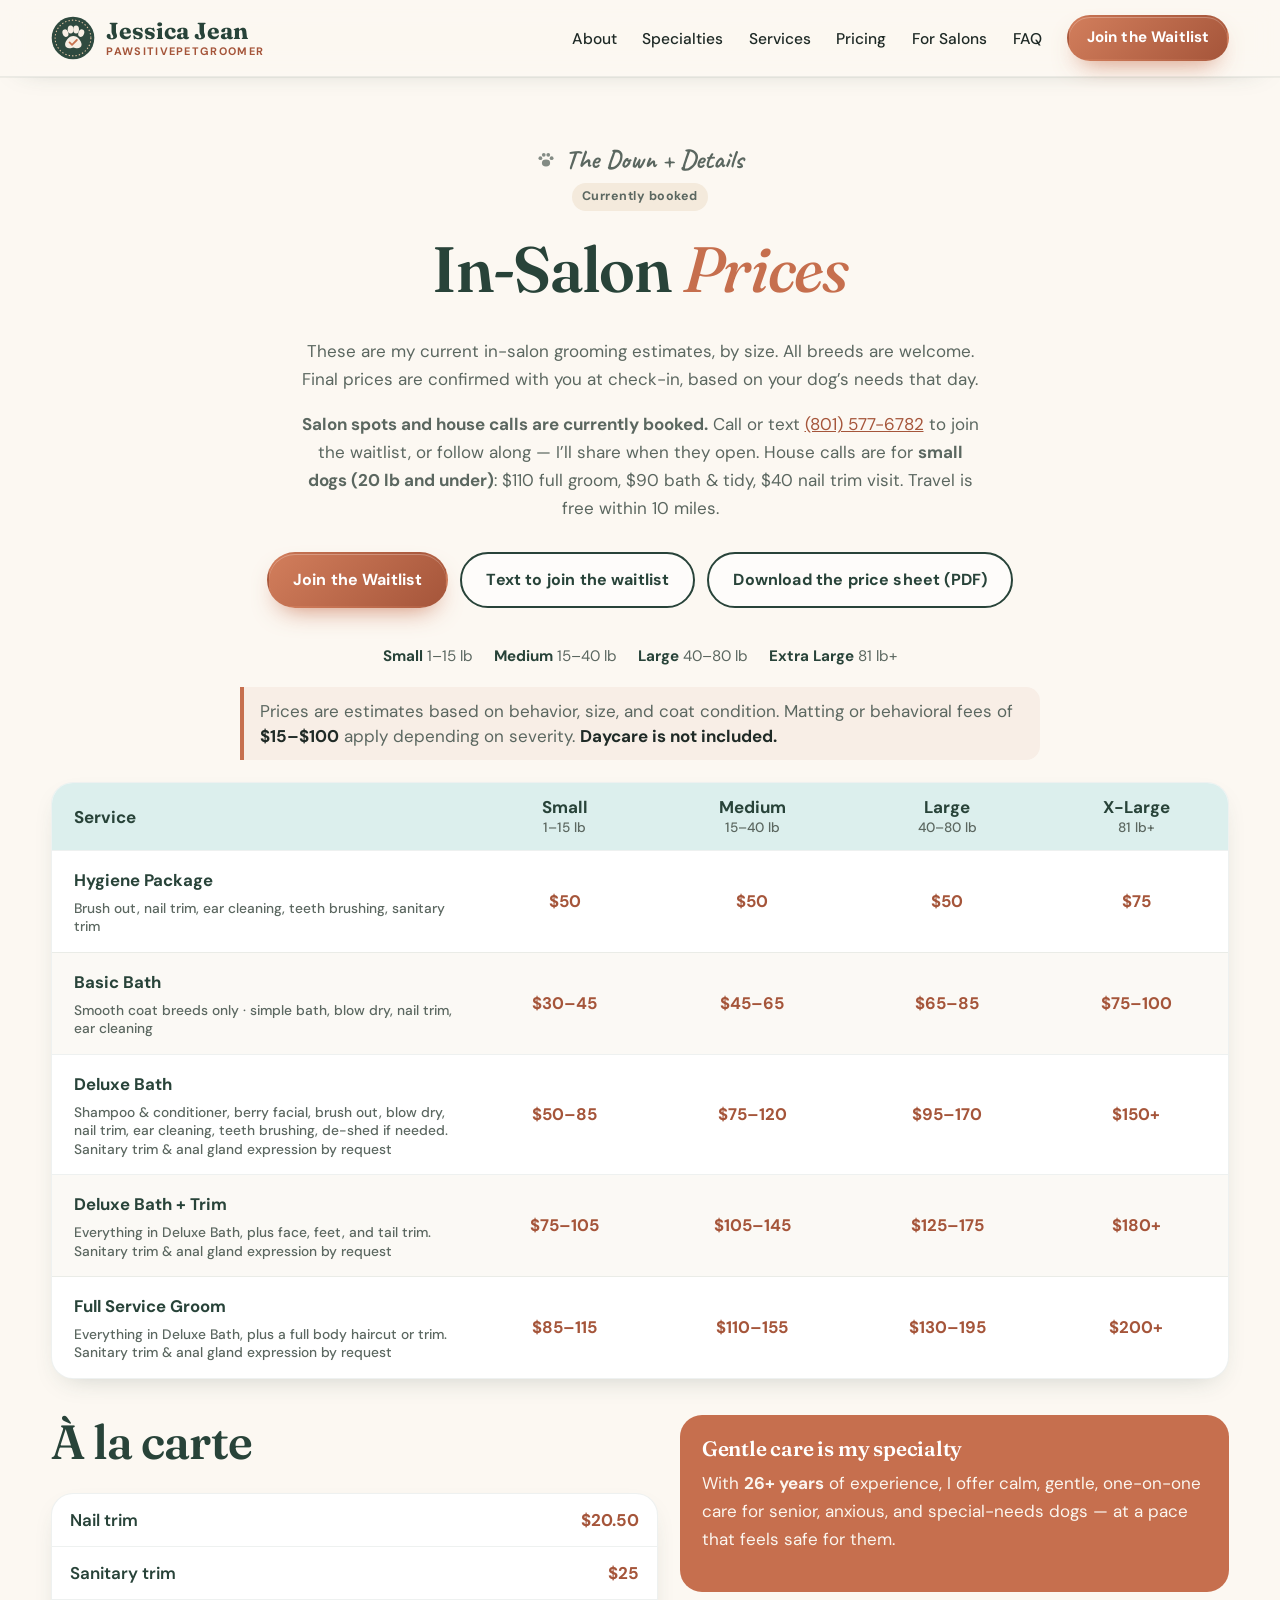
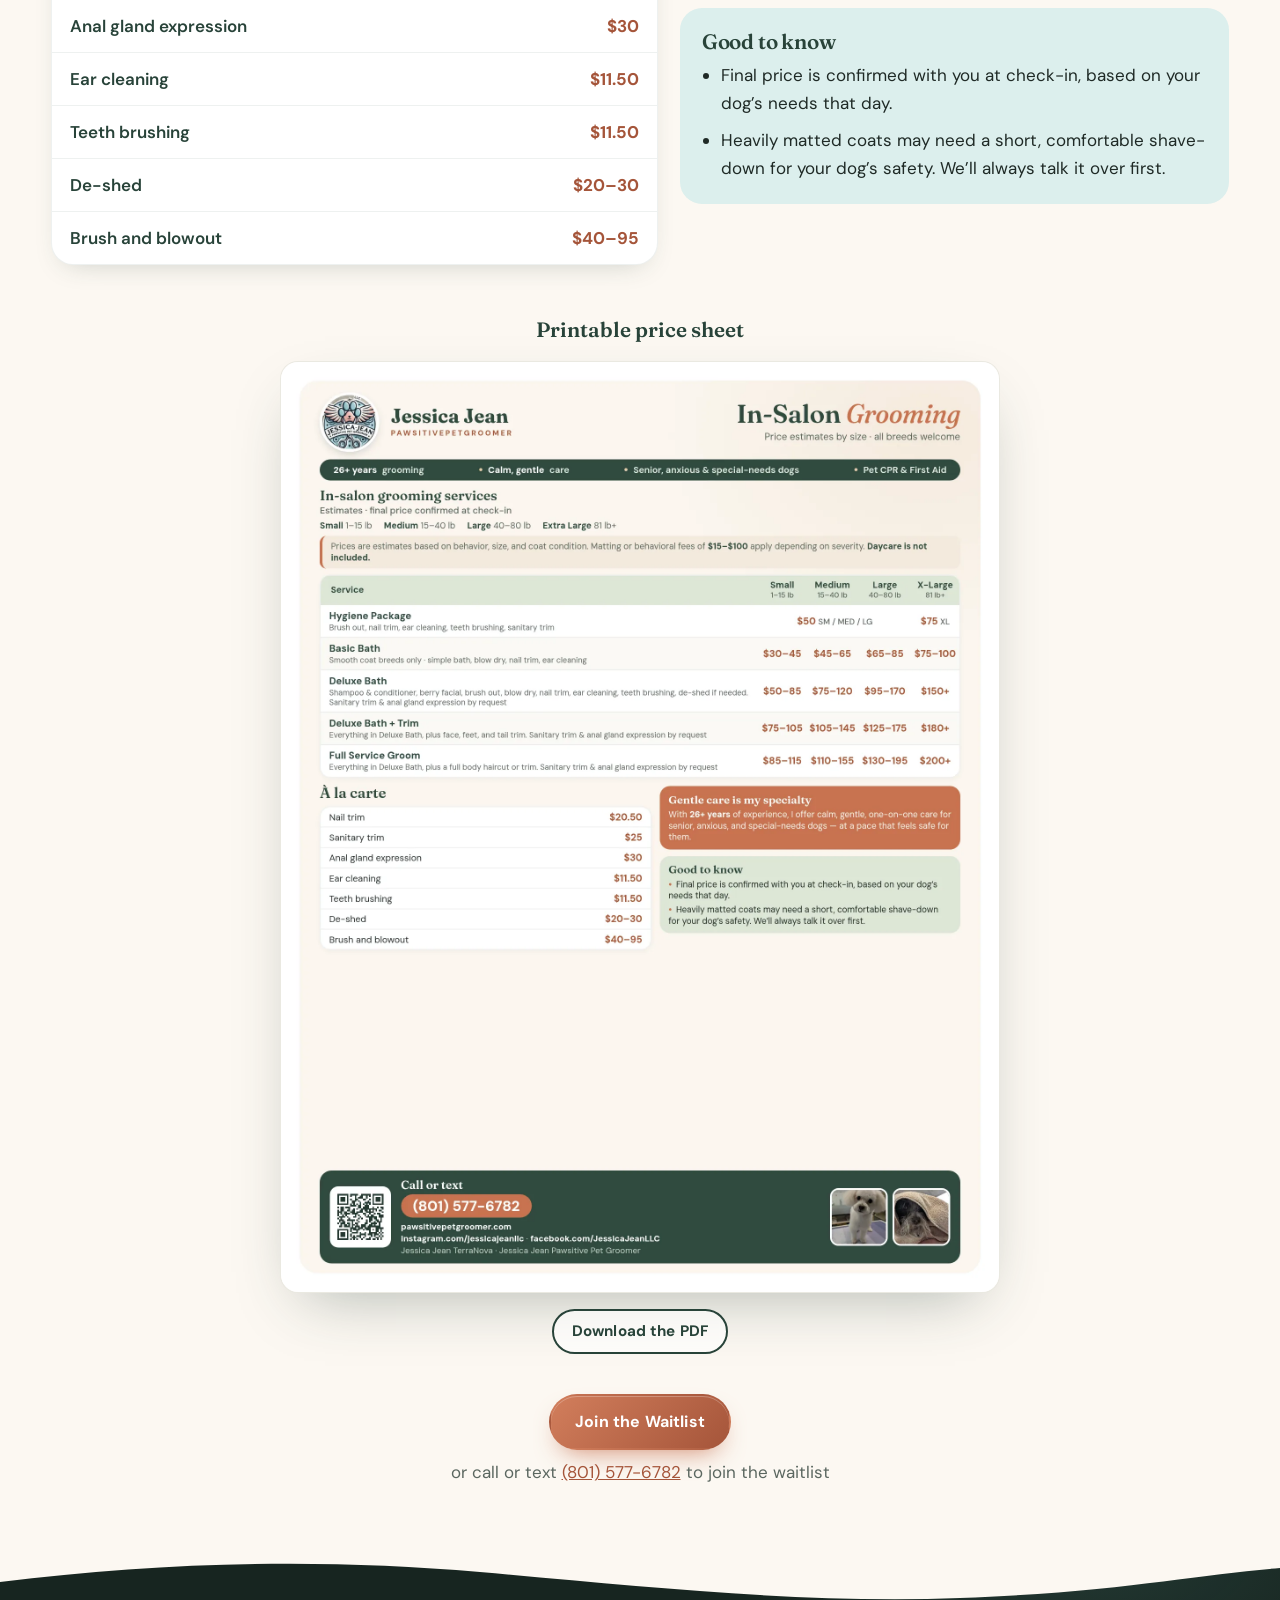
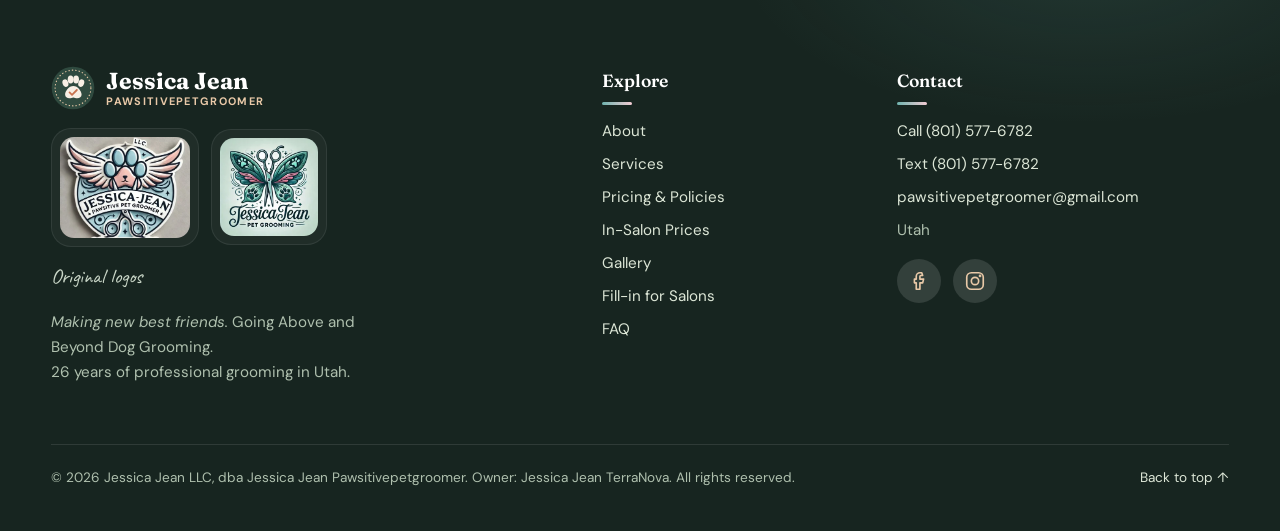
<file: salon-prices.html>
<!doctype html>
<html lang="en">
<head>
  <meta charset="utf-8">
  <meta name="viewport" content="width=device-width, initial-scale=1">
  <title>In-Salon Prices | Jessica Jean Pawsitivepetgroomer</title>
  <meta name="description" content="Current in-salon grooming price estimates from Jessica Jean Pawsitivepetgroomer. Salon spots and house calls are currently booked. Call or text (801) 577-6782 to join the waitlist.">
  <meta name="theme-color" content="#2F4A3F">
  <meta property="og:title" content="In-Salon Prices | Jessica Jean Pawsitivepetgroomer">
  <meta property="og:description" content="Current in-salon grooming price estimates. Salon spots and house calls are currently booked. Call or text (801) 577-6782 to join the waitlist.">
  <meta property="og:image" content="assets/img/salon-price-sheet-2026-11.webp">
  <meta property="og:type" content="website">
  <link rel="icon" href="favicon.svg" type="image/svg+xml">
  <link rel="preconnect" href="https://fonts.googleapis.com">
  <link rel="preconnect" href="https://fonts.gstatic.com" crossorigin>
  <link href="https://fonts.googleapis.com/css2?family=Fraunces:ital,opsz,wght@0,9..144,500;0,9..144,600;0,9..144,700;1,9..144,500&family=DM+Sans:wght@400;500;600;700&family=Caveat:wght@600;700&display=swap" rel="stylesheet">
  <link rel="stylesheet" href="styles.css">
</head>
<body>
  <a class="skip-link" href="#main">Skip to content</a>

  <header class="site-header" id="top">
    <div class="container nav-wrap">
      <a class="brand" href="index.html" aria-label="Jessica Jean Pawsitivepetgroomer, home">
        <img src="assets/logo.svg" alt="" width="44" height="44">
        <span class="brand-text">
          <span class="brand-name">Jessica Jean</span>
          <span class="brand-sub">Pawsitivepetgroomer</span>
        </span>
      </a>
      <button class="nav-toggle" aria-expanded="false" aria-controls="site-nav" aria-label="Open menu">
        <span></span><span></span><span></span>
      </button>
      <nav id="site-nav" class="site-nav" aria-label="Main">
        <ul>
          <li><a href="index.html#about">About</a></li>
          <li><a href="index.html#specialties">Specialties</a></li>
          <li><a href="index.html#services">Services</a></li>
          <li><a href="index.html#pricing">Pricing</a></li>
          <li><a href="index.html#fill-in">For Salons</a></li>
          <li><a href="index.html#faq">FAQ</a></li>
          <li><a class="btn btn-sm btn-primary" href="index.html#book">Join the Waitlist</a></li>
        </ul>
      </nav>
    </div>
  </header>

  <main id="main">
    <section class="section salon-prices-page">
      <div class="container">
        <div class="section-head reveal">
          <p class="eyebrow">The Down + Details</p>
          <p class="full-tag">Currently booked</p>
          <h1>In-Salon <em>Prices</em></h1>
          <p>These are my current in-salon grooming estimates, by size. All breeds are welcome. Final prices are confirmed with you at check-in, based on your dog&rsquo;s needs that day.</p>
          <p><strong>Salon spots and house calls are currently booked.</strong> Call or text <a href="tel:+18015776782">(801) 577-6782</a> to join the waitlist, or follow along &mdash; I&rsquo;ll share when they open. House calls are for <strong>small dogs (20 lb and under)</strong>: $110 full groom, $90 bath &amp; tidy, $40 nail trim visit. Travel is free within 10 miles.</p>
        </div>

        <div class="sp-actions reveal">
          <a class="btn btn-primary" href="index.html#book">Join the Waitlist</a>
          <a class="btn btn-ghost" href="sms:+18015776782">Text to join the waitlist</a>
          <a class="btn btn-ghost" href="assets/Salon_Price_Sheet_2026-11.pdf" download="Jessica-Jean-In-Salon-Price-Sheet-2026-11.pdf">Download the price sheet (PDF)</a>
        </div>

        <div class="sizes-key reveal" aria-label="Size categories">
          <span><b>Small</b> 1–15 lb</span>
          <span><b>Medium</b> 15–40 lb</span>
          <span><b>Large</b> 40–80 lb</span>
          <span><b>Extra Large</b> 81 lb+</span>
        </div>

        <p class="sp-note reveal">Prices are estimates based on behavior, size, and coat condition. Matting or behavioral fees of <b>$15–$100</b> apply depending on severity. <b>Daycare is not included.</b></p>

        <div class="sp-table-wrap reveal">
          <table class="sp-table">
            <caption>In-salon grooming service estimates</caption>
            <thead>
              <tr>
                <th scope="col">Service</th>
                <th scope="col">Small <small>1–15 lb</small></th>
                <th scope="col">Medium <small>15–40 lb</small></th>
                <th scope="col">Large <small>40–80 lb</small></th>
                <th scope="col">X-Large <small>81 lb+</small></th>
              </tr>
            </thead>
            <tbody>
              <tr>
                <th scope="row">Hygiene Package <span>Brush out, nail trim, ear cleaning, teeth brushing, sanitary trim</span></th>
                <td>$50</td>
                <td>$50</td>
                <td>$50</td>
                <td>$75</td>
              </tr>
              <tr>
                <th scope="row">Basic Bath <span>Smooth coat breeds only · simple bath, blow dry, nail trim, ear cleaning</span></th>
                <td>$30–45</td>
                <td>$45–65</td>
                <td>$65–85</td>
                <td>$75–100</td>
              </tr>
              <tr>
                <th scope="row">Deluxe Bath <span>Shampoo &amp; conditioner, berry facial, brush out, blow dry, nail trim, ear cleaning, teeth brushing, de-shed if needed. Sanitary trim &amp; anal gland expression by request</span></th>
                <td>$50–85</td>
                <td>$75–120</td>
                <td>$95–170</td>
                <td>$150+</td>
              </tr>
              <tr>
                <th scope="row">Deluxe Bath + Trim <span>Everything in Deluxe Bath, plus face, feet, and tail trim. Sanitary trim &amp; anal gland expression by request</span></th>
                <td>$75–105</td>
                <td>$105–145</td>
                <td>$125–175</td>
                <td>$180+</td>
              </tr>
              <tr>
                <th scope="row">Full Service Groom <span>Everything in Deluxe Bath, plus a full body haircut or trim. Sanitary trim &amp; anal gland expression by request</span></th>
                <td>$85–115</td>
                <td>$110–155</td>
                <td>$130–195</td>
                <td>$200+</td>
              </tr>
            </tbody>
          </table>
        </div>

        <div class="sp-cards" aria-label="In-salon grooming service estimates">
          <article class="sp-card reveal">
            <h3>Hygiene Package</h3>
            <p class="desc">Brush out, nail trim, ear cleaning, teeth brushing, sanitary trim</p>
            <dl>
              <div><dt>Small</dt><dd>$50</dd></div>
              <div><dt>Medium</dt><dd>$50</dd></div>
              <div><dt>Large</dt><dd>$50</dd></div>
              <div><dt>X-Large</dt><dd>$75</dd></div>
            </dl>
          </article>
          <article class="sp-card reveal">
            <h3>Basic Bath</h3>
            <p class="desc">Smooth coat breeds only · simple bath, blow dry, nail trim, ear cleaning</p>
            <dl>
              <div><dt>Small</dt><dd>$30–45</dd></div>
              <div><dt>Medium</dt><dd>$45–65</dd></div>
              <div><dt>Large</dt><dd>$65–85</dd></div>
              <div><dt>X-Large</dt><dd>$75–100</dd></div>
            </dl>
          </article>
          <article class="sp-card reveal">
            <h3>Deluxe Bath</h3>
            <p class="desc">Shampoo &amp; conditioner, berry facial, brush out, blow dry, nail trim, ear cleaning, teeth brushing, de-shed if needed. Sanitary trim &amp; anal gland expression by request</p>
            <dl>
              <div><dt>Small</dt><dd>$50–85</dd></div>
              <div><dt>Medium</dt><dd>$75–120</dd></div>
              <div><dt>Large</dt><dd>$95–170</dd></div>
              <div><dt>X-Large</dt><dd>$150+</dd></div>
            </dl>
          </article>
          <article class="sp-card reveal">
            <h3>Deluxe Bath + Trim</h3>
            <p class="desc">Everything in Deluxe Bath, plus face, feet, and tail trim. Sanitary trim &amp; anal gland expression by request</p>
            <dl>
              <div><dt>Small</dt><dd>$75–105</dd></div>
              <div><dt>Medium</dt><dd>$105–145</dd></div>
              <div><dt>Large</dt><dd>$125–175</dd></div>
              <div><dt>X-Large</dt><dd>$180+</dd></div>
            </dl>
          </article>
          <article class="sp-card reveal">
            <h3>Full Service Groom</h3>
            <p class="desc">Everything in Deluxe Bath, plus a full body haircut or trim. Sanitary trim &amp; anal gland expression by request</p>
            <dl>
              <div><dt>Small</dt><dd>$85–115</dd></div>
              <div><dt>Medium</dt><dd>$110–155</dd></div>
              <div><dt>Large</dt><dd>$130–195</dd></div>
              <div><dt>X-Large</dt><dd>$200+</dd></div>
            </dl>
          </article>
        </div>

        <div class="sp-cols">
          <div class="reveal">
            <h2>À la carte</h2>
            <div class="card list sp-alacarte">
              <div class="row"><div>Nail trim</div><span class="pr">$20.50</span></div>
              <div class="row"><div>Sanitary trim</div><span class="pr">$25</span></div>
              <div class="row"><div>Anal gland expression</div><span class="pr">$30</span></div>
              <div class="row"><div>Ear cleaning</div><span class="pr">$11.50</span></div>
              <div class="row"><div>Teeth brushing</div><span class="pr">$11.50</span></div>
              <div class="row"><div>De-shed</div><span class="pr">$20–30</span></div>
              <div class="row"><div>Brush and blowout</div><span class="pr">$40–95</span></div>
            </div>
          </div>
          <div class="sp-side">
            <div class="box hl reveal">
              <h3>Gentle care is my specialty</h3>
              <p>With <b>26+ years</b> of experience, I offer calm, gentle, one-on-one care for senior, anxious, and special-needs dogs — at a pace that feels safe for them.</p>
            </div>
            <div class="box sage reveal">
              <h3>Good to know</h3>
              <ul>
                <li>Final price is confirmed with you at check-in, based on your dog&rsquo;s needs that day.</li>
                <li>Heavily matted coats may need a short, comfortable shave-down for your dog&rsquo;s safety. We&rsquo;ll always talk it over first.</li>
              </ul>
            </div>
          </div>
        </div>

        <figure class="sp-sheet reveal">
          <figcaption>Printable price sheet</figcaption>
          <a href="assets/Salon_Price_Sheet_2026-11.pdf" download="Jessica-Jean-In-Salon-Price-Sheet-2026-11.pdf">
            <img src="assets/img/salon-price-sheet-2026-11.webp" width="1632" height="2112" alt="Jessica Jean in-salon grooming price sheet, with estimates by size and a note that daycare is not included.">
          </a>
          <p><a class="btn btn-ghost btn-sm" href="assets/Salon_Price_Sheet_2026-11.pdf" download="Jessica-Jean-In-Salon-Price-Sheet-2026-11.pdf">Download the PDF</a></p>
        </figure>

        <div class="services-cta reveal">
          <a class="btn btn-primary" href="index.html#book">Join the Waitlist</a>
          <p>or call or text <a href="tel:+18015776782">(801) 577-6782</a> to join the waitlist</p>
        </div>
      </div>
    </section>
  </main>

  <footer class="site-footer">
    <div class="container footer-grid">
      <div>
        <a class="brand brand-light" href="index.html"><img src="assets/logo.svg" alt="" width="44" height="44"><span class="brand-text"><span class="brand-name">Jessica Jean</span><span class="brand-sub">Pawsitivepetgroomer</span></span></a>
        <div class="orig-logos">
          <figure class="orig-logo"><img src="assets/img/original-logo-winged-paw.webp" width="400" height="313" loading="lazy" alt="Original Jessica-Jean Pawsitive Pet Groomer LLC winged paw logo"></figure>
          <figure class="orig-logo orig-logo-sq"><img src="assets/img/original-logo-butterfly.webp" width="320" height="320" loading="lazy" alt="Jessica Jean Pet Grooming butterfly and scissors logo"></figure>
          <p class="orig-cap">Original logos</p>
        </div>
        <p class="footer-tag"><em>Making new best friends.</em> Going Above and Beyond Dog Grooming.<br>26 years of professional grooming in Utah.</p>
      </div>
      <div>
        <h4>Explore</h4>
        <ul>
          <li><a href="index.html#about">About</a></li>
          <li><a href="index.html#services">Services</a></li>
          <li><a href="index.html#pricing">Pricing &amp; Policies</a></li>
          <li><a href="salon-prices.html">In-Salon Prices</a></li>
          <li><a href="index.html#gallery">Gallery</a></li>
          <li><a href="index.html#fill-in">Fill-in for Salons</a></li>
          <li><a href="index.html#faq">FAQ</a></li>
        </ul>
      </div>
      <div>
        <h4>Contact</h4>
        <ul><li><a href="tel:+18015776782">Call (801) 577-6782</a></li><li><a href="sms:+18015776782">Text (801) 577-6782</a></li><li><a href="mailto:pawsitivepetgroomer@gmail.com">pawsitivepetgroomer@gmail.com</a></li><li>Utah</li></ul>
        <div class="social social-foot">
            <a href="https://facebook.com/JessicaJeanLLC" target="_blank" rel="noopener" aria-label="Facebook: Jessica Jean LLC"><svg viewBox="0 0 24 24"><path d="M15 3h-2a4 4 0 0 0-4 4v3H7v4h2v7h4v-7h3l1-4h-4V7a1 1 0 0 1 1-1h2z"/></svg></a>
            <a href="https://instagram.com/jessicajeanllc" target="_blank" rel="noopener" aria-label="Instagram: @jessicajeanllc"><svg viewBox="0 0 24 24"><rect x="3" y="3" width="18" height="18" rx="5"/><circle cx="12" cy="12" r="4"/><circle cx="17.5" cy="6.5" r=".6"/></svg></a>
          </div>
      </div>
    </div>
    <div class="container footer-bottom">
      <p>&copy; <span id="year">2026</span> Jessica Jean LLC, dba Jessica Jean Pawsitivepetgroomer. Owner: Jessica Jean TerraNova. All rights reserved.</p>
      <a href="#top" class="to-top">Back to top ↑</a>
    </div>
  </footer>

  <nav class="mobile-bar" aria-label="Quick contact">
    <a href="tel:+18015776782"><span aria-hidden="true">☎</span>Call</a>
    <a href="sms:+18015776782"><span aria-hidden="true">✆</span>Text</a>
    <a href="index.html#book" class="mb-book"><span aria-hidden="true">✂</span>Waitlist</a>
  </nav>

  <script src="main.js" defer></script>
</body>
</html>
</file>
<file: styles.css>
:root{
  --cream:#FBF6EF; --cream-2:#F4EADC; --sand:#E9C9A8; --forest:#2F4A3F; --forest-2:#24392F;
  --sage:#8FA98C; --sage-soft:#DCE6D6; --terra:#C8734F; --terra-d:#A95A39; --ink:#1F2A26; --muted:#5B6760;
  --radius:22px; --shadow:0 18px 50px -20px rgba(31,42,38,.35); --shadow-s:0 6px 20px -10px rgba(31,42,38,.25);
  --serif:"Fraunces",Georgia,serif; --sans:"DM Sans",system-ui,-apple-system,Segoe UI,Roboto,sans-serif;
}
*,*::before,*::after{box-sizing:border-box}
html{scroll-behavior:smooth;scroll-padding-top:84px}
body{margin:0;font-family:var(--sans);color:var(--ink);background:var(--cream);line-height:1.65;font-size:17px;-webkit-font-smoothing:antialiased}
img{max-width:100%;display:block}
a{color:var(--terra-d)}
a:hover{color:var(--forest)}
:focus-visible{outline:3px solid var(--terra);outline-offset:3px;border-radius:6px}
h1,h2,h3{font-family:var(--serif);line-height:1.12;color:var(--forest);margin:0 0 .5em;font-weight:600;letter-spacing:-.01em}
h1{font-size:clamp(2.6rem,6vw,4.6rem)}
h1 em{font-style:italic;color:var(--terra);font-weight:500}
h2{font-size:clamp(2rem,4vw,3rem)}
h3{font-size:1.3rem}
p{margin:0 0 1em}
.container{width:min(1180px,92%);margin-inline:auto}
.narrow{width:min(820px,92%)}
.skip-link{position:absolute;left:-999px;top:8px;background:var(--forest);color:#fff;padding:10px 16px;border-radius:8px;z-index:100}
.skip-link:focus{left:12px}
.eyebrow{font-size:.8rem;letter-spacing:.18em;text-transform:uppercase;font-weight:700;color:var(--terra-d);margin-bottom:.9em}
.placeholder-note{display:inline-block;background:#FFF3C4;color:#6B5200;border:1px dashed #D9B44A;border-radius:8px;padding:2px 8px;font-size:.88em;font-weight:500}
.small{font-size:.92rem;color:var(--muted)}

/* buttons */
.btn{display:inline-flex;align-items:center;justify-content:center;gap:.5em;font-weight:700;text-decoration:none;border-radius:999px;padding:.8em 1.5em;border:2px solid transparent;transition:transform .2s,box-shadow .2s,background .2s,color .2s;cursor:pointer;font-family:var(--sans);font-size:1rem}
.btn-primary{background:var(--terra);color:#fff;box-shadow:0 10px 24px -10px rgba(200,115,79,.8)}
.btn-primary:hover{background:var(--terra-d);color:#fff;transform:translateY(-2px)}
.btn-ghost{border-color:var(--forest);color:var(--forest)}
.btn-ghost:hover{background:var(--forest);color:#fff}
.btn-lg{padding:1em 1.9em;font-size:1.05rem}
.btn-sm{padding:.55em 1.15em;font-size:.95rem}
.btn-block{width:100%}

/* header */
.site-header{position:sticky;top:0;z-index:50;background:rgba(251,246,239,.86);backdrop-filter:saturate(1.4) blur(12px);border-bottom:1px solid rgba(47,74,63,.08)}
.nav-wrap{display:flex;align-items:center;justify-content:space-between;height:76px}
.brand{display:flex;align-items:center;gap:.7rem;text-decoration:none}
.brand-text{display:flex;flex-direction:column;line-height:1}
.brand-name{font-family:var(--serif);font-weight:700;font-size:1.45rem;color:var(--forest)}
.brand-sub{font-size:.7rem;letter-spacing:.28em;text-transform:uppercase;color:var(--terra-d);font-weight:700;margin-top:4px}
.site-nav ul{list-style:none;display:flex;gap:1.6rem;align-items:center;margin:0;padding:0}
.site-nav a:not(.btn){color:var(--ink);text-decoration:none;font-weight:500;font-size:.97rem;position:relative}
.site-nav a:not(.btn)::after{content:"";position:absolute;left:0;right:0;bottom:-4px;height:2px;background:var(--terra);transform:scaleX(0);transition:transform .25s}
.site-nav a:not(.btn):hover::after{transform:scaleX(1)}
.nav-toggle{display:none;background:none;border:0;padding:10px;cursor:pointer}
.nav-toggle span{display:block;width:24px;height:2px;background:var(--forest);margin:5px 0;transition:.3s}

/* hero */
.hero{position:relative;padding:clamp(40px,7vw,90px) 0 clamp(60px,8vw,110px);overflow:hidden;background:radial-gradient(1200px 600px at 85% 10%,var(--cream-2),transparent 60%)}
.hero-grid{display:grid;grid-template-columns:1.1fr .9fr;gap:clamp(30px,5vw,70px);align-items:center}
.lead{font-size:1.18rem;color:var(--muted);max-width:36ch}
.hero-ctas{display:flex;gap:14px;flex-wrap:wrap;margin:28px 0 36px}
.hero-badges{list-style:none;padding:0;margin:0;display:flex;gap:28px;flex-wrap:wrap}
.hero-badges li{display:flex;flex-direction:column;padding-left:16px;border-left:3px solid var(--sage)}
.badge-num{font-family:var(--serif);font-size:1.6rem;font-weight:700;color:var(--forest);line-height:1.1}
.badge-label{font-size:.85rem;color:var(--muted)}
.hero-media{position:relative;justify-self:center;width:min(440px,100%)}
.hero-media>img{position:relative;z-index:1;width:100%;aspect-ratio:4/5;object-fit:cover;object-position:center 30%;border-radius:220px 220px var(--radius) var(--radius);box-shadow:var(--shadow);border:8px solid #fff}
.hero-blob{position:absolute;inset:8% -12% -6% 14%;background:var(--sage-soft);border-radius:46% 54% 40% 60%/55% 45% 55% 45%;z-index:0}
.hero-card{position:absolute;z-index:2;left:-34px;bottom:34px;background:#fff;border-radius:16px;padding:12px 16px;display:flex;gap:12px;align-items:center;box-shadow:var(--shadow-s)}
.hero-card strong{display:block;font-size:.95rem;color:var(--forest)}
.hero-card span{font-size:.8rem;color:var(--muted)}

/* sections */
.section{padding:clamp(70px,9vw,120px) 0}
.section-head{text-align:center;max-width:680px;margin:0 auto 54px}
.section-head p{color:var(--muted)}
.section-head.light h2{color:#fff}

/* about */
.about{background:#fff}
.about-grid{display:grid;grid-template-columns:.9fr 1.1fr;gap:clamp(30px,6vw,80px);align-items:center}
.about-media{position:relative}
.about-media img{border-radius:var(--radius);aspect-ratio:1;object-fit:cover;box-shadow:var(--shadow)}
.years-stamp{position:absolute;right:-18px;bottom:-18px;width:140px;height:140px;border-radius:50%;background:var(--forest);color:var(--cream);display:flex;flex-direction:column;align-items:center;justify-content:center;text-align:center;font-size:.78rem;letter-spacing:.06em;text-transform:uppercase;box-shadow:var(--shadow-s);border:5px solid #fff}
.years-stamp span{font-family:var(--serif);font-size:2.3rem;font-weight:700;line-height:1;color:var(--sand)}
.signature{font-family:var(--serif);font-style:italic;font-size:2rem;color:var(--terra);margin:.6em 0 0}
.sig-sub{font-size:.9rem;color:var(--muted)}

/* specialties */
.specialties{background:var(--cream)}
.spec-grid{display:grid;grid-template-columns:repeat(4,1fr);gap:22px}
.spec-card{background:#fff;border-radius:var(--radius);padding:30px 24px;box-shadow:var(--shadow-s);border-top:5px solid var(--terra);transition:transform .25s}
.spec-card:hover{transform:translateY(-5px)}
.spec-card p{color:var(--muted);font-size:.96rem;margin:0}

/* quote */
.quote-band{background:var(--terra);color:#fff;padding:clamp(50px,7vw,80px) 0;text-align:center;position:relative;overflow:hidden}
.quote-band::before{content:"";position:absolute;inset:0;background:radial-gradient(circle at 10% 20%,rgba(255,255,255,.14) 0 80px,transparent 81px),radial-gradient(circle at 92% 80%,rgba(255,255,255,.1) 0 120px,transparent 121px)}
.quote-band blockquote{margin:0 auto;max-width:860px;position:relative}
.quote-band p{font-family:var(--serif);font-style:italic;font-size:clamp(1.5rem,3.2vw,2.3rem);line-height:1.3;margin:0 0 .6em}
.quote-band footer{font-size:.85rem;letter-spacing:.16em;text-transform:uppercase;font-weight:700;opacity:.9}

/* education */
.education{background:#fff}
.edu-grid{display:grid;grid-template-columns:1.2fr .8fr;gap:clamp(30px,5vw,70px);align-items:start}
.edu-list{list-style:none;padding:0;margin:24px 0 0;display:grid;gap:12px}
.edu-list li{display:flex;justify-content:space-between;gap:16px;align-items:baseline;padding:16px 20px;background:var(--cream);border-radius:14px;border-left:4px solid var(--sage)}
.edu-list strong{color:var(--forest);font-size:1.05rem}
.edu-list span{color:var(--muted);font-size:.95rem;text-align:right}
.teach-card{background:var(--forest);color:#E6EEE5;border-radius:var(--radius);padding:40px 34px;box-shadow:var(--shadow);position:sticky;top:100px}
.teach-card h3{color:#fff;font-size:1.6rem}
.teach-card .eyebrow{color:var(--sand)}
.teach-card .small{color:#BFD0BE;margin-top:16px}
.class-pills{display:flex;flex-wrap:wrap;gap:10px}
.class-pills span{background:var(--sand);color:var(--forest-2);font-weight:700;padding:.5em 1.1em;border-radius:999px;font-size:.95rem}

/* services */
.services{background:var(--cream)}
.service-grid{display:grid;grid-template-columns:repeat(auto-fill,minmax(250px,1fr));gap:22px}
.service-card{background:#fff;border-radius:var(--radius);padding:30px 26px;box-shadow:var(--shadow-s);transition:transform .25s,box-shadow .25s;border:1px solid rgba(47,74,63,.06)}
.service-card:hover{transform:translateY(-5px);box-shadow:var(--shadow)}
.service-card p{color:var(--muted);font-size:.97rem;margin:0}
.service-card-feature{background:var(--forest);color:#E6EEE5}
.service-card-feature h3{color:#fff}
.service-card-feature p{color:#C9D7C8}
.service-card-feature .icon{background:rgba(255,255,255,.12)}
.service-card-feature .icon svg{stroke:var(--sand)}
.icon{width:54px;height:54px;border-radius:16px;background:var(--sage-soft);display:grid;place-items:center;margin-bottom:18px}
.icon svg{width:28px;height:28px;fill:none;stroke:var(--forest);stroke-width:1.7;stroke-linecap:round;stroke-linejoin:round}
.services-cta{text-align:center;margin-top:44px}

/* why */
.why{background:var(--forest);color:#DCE6D6;position:relative;overflow:hidden}
.why::after{content:"";position:absolute;right:-120px;top:-120px;width:380px;height:380px;border-radius:50%;background:rgba(143,169,140,.15)}
.why .eyebrow{color:var(--sand)}
.why-grid{display:grid;grid-template-columns:repeat(4,1fr);gap:26px;position:relative;z-index:1}
.why-item{padding:28px 0 0;border-top:1px solid rgba(255,255,255,.2)}
.why-num{font-family:var(--serif);color:var(--sand);font-size:1.1rem;font-weight:600}
.why-item h3{color:#fff;margin-top:.5em}
.why-item p{font-size:.97rem;color:#BFD0BE}

/* gallery */
.gallery{background:#fff}
.gallery-grid{display:grid;grid-template-columns:repeat(4,1fr);grid-auto-rows:240px;gap:16px}
.g-item{margin:0;position:relative;border-radius:18px;overflow:hidden;background:var(--cream-2)}
.g-item img{width:100%;height:100%;object-fit:cover;transition:transform .6s}
.g-item:hover img{transform:scale(1.05)}
.g-item figcaption{position:absolute;left:12px;bottom:12px;background:rgba(255,255,255,.92);color:var(--forest);font-size:.82rem;font-weight:700;padding:6px 12px;border-radius:999px}
.g-tall{grid-row:span 2}
.g-wide{grid-column:span 2}
.g-tall img{object-position:center 25%}
.g-placeholder{display:grid;place-items:center;border:2px dashed var(--sand);background:var(--cream)}
.g-placeholder div{display:flex;flex-direction:column;align-items:center;gap:10px;color:var(--muted);font-weight:600}
.g-placeholder img{width:48px;height:48px;opacity:.7}

/* area */
.area{background:var(--cream-2)}
.area-grid{display:grid;grid-template-columns:1fr 1fr;gap:clamp(30px,6vw,80px);align-items:center}
.area-list{list-style:none;padding:0;margin:20px 0;display:flex;flex-wrap:wrap;gap:10px}
.area-list li{background:#fff;border-radius:999px;padding:.5em 1.1em;font-weight:600;color:var(--forest);box-shadow:var(--shadow-s);font-size:.95rem}
.mountains{width:100%;height:auto;border-radius:28px;box-shadow:var(--shadow)}

/* faq */
.faq{background:var(--cream)}
.faq-list{display:grid;gap:14px}
.faq details{background:#fff;border-radius:16px;padding:0 24px;box-shadow:var(--shadow-s);border:1px solid rgba(47,74,63,.06)}
.faq summary{cursor:pointer;list-style:none;padding:20px 30px 20px 0;font-weight:700;color:var(--forest);font-size:1.05rem;position:relative}
.faq summary::-webkit-details-marker{display:none}
.faq summary::after{content:"+";position:absolute;right:0;top:50%;transform:translateY(-50%);font-size:1.6rem;color:var(--terra);transition:transform .25s;font-weight:400}
.faq details[open] summary::after{transform:translateY(-50%) rotate(45deg)}
.faq details p{color:var(--muted);padding-bottom:20px;margin:0}

/* book */
.book{background:linear-gradient(160deg,var(--forest),var(--forest-2));color:#DCE6D6}
.book-grid{display:grid;grid-template-columns:.9fr 1.1fr;gap:clamp(30px,6vw,80px);align-items:start}
.book h2{color:#fff}
.book .eyebrow{color:var(--sand)}
.book a{color:var(--sand)}
.contact-list{list-style:none;padding:0;margin:28px 0 0;display:grid;gap:14px}
.contact-list li{display:flex;align-items:center;gap:14px}
.ci{width:42px;height:42px;flex:none;border-radius:50%;background:rgba(255,255,255,.1);display:grid;place-items:center;color:var(--sand);font-size:1.1rem}
.book-form{background:#fff;color:var(--ink);border-radius:var(--radius);padding:clamp(24px,4vw,40px);box-shadow:0 30px 70px -30px rgba(0,0,0,.6)}
.row{display:grid;grid-template-columns:1fr 1fr;gap:16px}
.field{display:flex;flex-direction:column;margin-bottom:16px}
.field label{font-weight:700;font-size:.9rem;color:var(--forest);margin-bottom:6px}
.opt{font-weight:400;color:var(--muted)}
.field input,.field select,.field textarea{font:inherit;font-size:1rem;padding:.8em 1em;border:1.5px solid #DCD3C6;border-radius:12px;background:var(--cream);color:var(--ink);transition:border-color .2s,box-shadow .2s}
.field input:focus,.field select:focus,.field textarea:focus{outline:none;border-color:var(--terra);box-shadow:0 0 0 4px rgba(200,115,79,.18);background:#fff}
.field .invalid{border-color:#C0392B}
.form-hint{text-align:center;font-size:.88rem;color:var(--muted);margin:12px 0 0}

/* footer */
.site-footer{background:#18251F;color:#AFC0AE;padding:64px 0 28px;font-size:.95rem}
.footer-grid{display:grid;grid-template-columns:2fr 1fr 1.3fr;gap:40px}
.site-footer h4{color:#fff;font-family:var(--serif);font-size:1.1rem;margin:0 0 14px;font-weight:600}
.site-footer ul{list-style:none;padding:0;margin:0;display:grid;gap:8px}
.site-footer a{color:#DCE6D6;text-decoration:none}
.site-footer a:hover{color:var(--sand)}
.brand-light .brand-name{color:#fff}
.brand-light .brand-sub{color:var(--sand)}
.footer-tag{margin-top:16px;max-width:36ch}
.footer-bottom{display:flex;justify-content:space-between;flex-wrap:wrap;gap:12px;border-top:1px solid rgba(255,255,255,.1);margin-top:44px;padding-top:22px;font-size:.85rem}

/* reveal */
.js .reveal{opacity:0;transform:translateY(22px);transition:opacity .7s ease,transform .7s ease}
.js .reveal.in{opacity:1;transform:none}
@media (prefers-reduced-motion:reduce){html{scroll-behavior:auto}.js .reveal{opacity:1;transform:none;transition:none}*{transition:none!important}}

/* responsive */
@media (max-width:1024px){
  .spec-grid,.why-grid{grid-template-columns:repeat(2,1fr)}
  .gallery-grid{grid-template-columns:repeat(3,1fr)}
}
@media (max-width:860px){
  .nav-toggle{display:block}
  .site-nav{position:absolute;top:76px;left:0;right:0;background:var(--cream);border-bottom:1px solid rgba(47,74,63,.1);max-height:0;overflow:hidden;transition:max-height .35s}
  .site-nav.open{max-height:480px}
  .site-nav ul{flex-direction:column;align-items:stretch;padding:12px 6% 22px;gap:4px}
  .site-nav a:not(.btn){display:block;padding:12px 0}
  .site-nav .btn{margin-top:10px}
  .nav-toggle[aria-expanded="true"] span:nth-child(1){transform:translateY(7px) rotate(45deg)}
  .nav-toggle[aria-expanded="true"] span:nth-child(2){opacity:0}
  .nav-toggle[aria-expanded="true"] span:nth-child(3){transform:translateY(-7px) rotate(-45deg)}
  .hero-grid,.about-grid,.area-grid,.book-grid,.edu-grid{grid-template-columns:1fr}
  .hero-media{order:-1;width:min(340px,86%)}
  .hero-card{left:-12px;bottom:20px}
  .about-media{max-width:480px;margin-inline:auto}
  .years-stamp{right:8px;width:120px;height:120px}
  .teach-card{position:static}
  .footer-grid{grid-template-columns:1fr 1fr}
  .footer-grid>div:first-child{grid-column:1/-1}
  .gallery-grid{grid-template-columns:repeat(2,1fr);grid-auto-rows:200px}
}
@media (max-width:560px){
  body{font-size:16px}
  .spec-grid,.why-grid{grid-template-columns:1fr}
  .row{grid-template-columns:1fr;gap:0}
  .hero-ctas .btn{flex:1 1 100%}
  .g-wide{grid-column:span 2}
  .edu-list li{flex-direction:column;gap:2px}
  .edu-list span{text-align:left}
  .footer-grid{grid-template-columns:1fr}
}
/* timeline */
.timeline{list-style:none;padding:0;margin:22px 0 10px;border-left:2px solid var(--sage-soft)}
.timeline li{position:relative;padding:0 0 14px 22px;display:flex;flex-direction:column}
.timeline li::before{content:"";position:absolute;left:-7px;top:6px;width:12px;height:12px;border-radius:50%;background:var(--terra);border:2px solid #fff;box-shadow:0 0 0 2px var(--terra)}
.timeline strong{color:var(--forest)}
.timeline span{font-size:.93rem;color:var(--muted)}
.spec-grid{grid-template-columns:repeat(3,1fr)}
@media (max-width:1024px){.spec-grid{grid-template-columns:repeat(2,1fr)}}
@media (max-width:560px){.spec-grid{grid-template-columns:1fr}}
.timeline{list-style:none;padding:0;margin:22px 0 10px;border-left:2px solid var(--sage-soft)}
.timeline li{position:relative;padding:0 0 14px 22px;display:flex;flex-direction:column}
.timeline li::before{content:"";position:absolute;left:-7px;top:6px;width:12px;height:12px;border-radius:50%;background:var(--terra);border:2px solid #fff;box-shadow:0 0 0 2px var(--terra)}
.timeline strong{color:var(--forest)}
.timeline span{font-size:.93rem;color:var(--muted)}
.spec-grid{grid-template-columns:repeat(3,1fr)}
.hero-media>img{aspect-ratio:3/4;object-position:50% 18%}
.fillin{background:linear-gradient(135deg,#F3E3CF,#FBF6EF);border-top:1px solid rgba(47,74,63,.08)}
.fillin-grid{display:grid;grid-template-columns:1.2fr .8fr;gap:clamp(30px,5vw,70px);align-items:center}
.lead-dark{font-size:1.15rem;color:var(--ink)}
.check-list{list-style:none;padding:0;margin:20px 0;display:grid;gap:10px}
.check-list li{padding-left:34px;position:relative}
.check-list li::before{content:"✓";position:absolute;left:0;top:1px;width:24px;height:24px;border-radius:50%;background:var(--sage);color:#fff;font-size:.8rem;font-weight:700;display:grid;place-items:center}
.fillin-card{background:var(--forest);color:#DCE6D6;border-radius:var(--radius);padding:36px 30px;box-shadow:var(--shadow);display:grid;gap:12px}
.fillin-card h3{color:#fff;font-size:1.6rem;margin:0}
.fillin-card p{margin:0}
.fillin-card .small{color:#BFD0BE;text-align:center}
.btn-light{background:#fff;color:var(--forest)}
.btn-light:hover{background:var(--sand);color:var(--forest)}
@media (max-width:1024px){.spec-grid{grid-template-columns:repeat(2,1fr)}}
@media (max-width:860px){.fillin-grid{grid-template-columns:1fr}}
@media (max-width:560px){.spec-grid{grid-template-columns:1fr}}
.hero-media>img{height:auto;aspect-ratio:3/4;object-position:50% 45%}
.about-media img,.g-item img{height:100%}
.about-media img{height:auto}
@media (max-width:860px){.hero-media{width:min(300px,78%)}}
.gallery-grid{grid-auto-flow:dense}

/* credentials strip */
.cred-strip{background:#fff;border-top:1px solid rgba(47,74,63,.08);border-bottom:1px solid rgba(47,74,63,.08);padding:26px 0}
.cred-grid{display:flex;align-items:center;gap:clamp(20px,4vw,48px);flex-wrap:wrap;justify-content:center}
.cred-lead{display:flex;align-items:center;gap:12px;margin:0;font-weight:600;color:var(--forest);line-height:1.25;font-size:.95rem}
.cred-big{font-family:var(--serif);font-size:2.6rem;font-weight:700;color:var(--terra);line-height:1}
.cred-list{list-style:none;margin:0;padding:0;display:flex;gap:clamp(16px,3vw,34px);flex-wrap:wrap;justify-content:center}
.cred-list li{display:flex;align-items:center;gap:10px;font-weight:700;color:var(--forest);font-size:.88rem;line-height:1.2}
.cred-list img{width:64px;height:64px;object-fit:contain;border-radius:12px;background:#fff;box-shadow:var(--shadow-s)}
.cred-list small{font-weight:500;color:var(--muted);font-size:.78rem}
/* booking option cards */
.book-options{grid-template-columns:repeat(auto-fill,minmax(210px,1fr))}
.opt-card{display:flex;flex-direction:column}
.opt-card p{flex:1;margin-bottom:20px}
.opt-card .btn{align-self:flex-start}
.services-cta{color:var(--muted)}
/* pricing */
.pricing{background:#fff}
.price-grid{display:grid;grid-template-columns:repeat(3,1fr);gap:22px;align-items:start}
.price-card{background:var(--cream);border-radius:var(--radius);padding:30px 26px;border:1px solid rgba(47,74,63,.06)}
.price-card .check-list{margin:14px 0 0}
.price-card p{color:var(--muted);font-size:.97rem}
.price-card-accent{background:var(--forest);color:#DCE6D6}
.price-card-accent h3{color:#fff}
.price-card-accent p{color:#C9D7C8}
.price-card-accent strong{color:var(--sand)}
.price-card h3.mt{margin-top:1.1em}
.surcharge{display:flex;gap:16px;align-items:flex-start;margin-top:16px}
.surcharge p{margin:0}
.sc-amt{flex:none;background:var(--terra);color:#fff;font-weight:700;border-radius:999px;padding:.35em .9em;font-size:.95rem;white-space:nowrap}
/* social */
.social{display:flex;align-items:center;gap:12px;margin-top:24px}
.social a{width:44px;height:44px;border-radius:50%;background:rgba(255,255,255,.12);display:grid;place-items:center;color:var(--sand);transition:background .2s}
.social a:hover{background:rgba(255,255,255,.22)}
.social svg{width:22px;height:22px;fill:none;stroke:currentColor;stroke-width:1.8;stroke-linecap:round;stroke-linejoin:round}
.social-foot{margin-top:16px}
/* size picker */
.size-field{border:0;padding:0;margin:0 0 16px;min-width:0}
.size-field legend{font-weight:700;font-size:.9rem;color:var(--forest);margin-bottom:6px;padding:0}
.size-pills{display:grid;grid-template-columns:repeat(3,1fr);gap:8px}
.size-pills label{cursor:pointer;position:relative}
.size-pills input{position:absolute;opacity:0;inset:0}
.size-pills span{display:flex;flex-direction:column;align-items:center;padding:.6em .3em;border:1.5px solid #DCD3C6;border-radius:12px;background:var(--cream);font-weight:700;color:var(--forest);font-size:.95rem}
.size-pills small{font-weight:500;color:var(--muted);font-size:.75rem}
.size-pills input:checked+span{background:var(--forest);border-color:var(--forest);color:#fff}
.size-pills input:checked+span small{color:var(--sand)}
.size-pills input:focus-visible+span{outline:3px solid var(--terra);outline-offset:2px}
/* mobile bar */
.mobile-bar{display:none}
@media (max-width:1024px){.price-grid{grid-template-columns:1fr 1fr}.price-card-accent{grid-column:1/-1}}
@media (max-width:760px){
  .price-grid{grid-template-columns:1fr}
  .mobile-bar{display:grid;grid-template-columns:1fr 1fr 1.2fr;position:fixed;left:0;right:0;bottom:0;z-index:60;background:var(--forest);box-shadow:0 -8px 24px -12px rgba(0,0,0,.4);padding:8px 8px calc(8px + env(safe-area-inset-bottom));gap:8px}
  .mobile-bar a{display:flex;align-items:center;justify-content:center;gap:6px;color:#fff;text-decoration:none;font-weight:700;padding:.75em;border-radius:12px;background:rgba(255,255,255,.1)}
  .mobile-bar a.mb-book{background:var(--terra)}
  body{padding-bottom:76px}
  .cred-lead{width:100%;justify-content:center}
  .cred-list{display:grid;grid-template-columns:1fr 1fr;gap:14px}
}
@media (min-width:1025px){.gallery-grid .g-wide{grid-column:span 3}}

/* ===== v3: soft boutique palette (pastel teal, baby blue, pink) ===== */
:root{--teal:#6FAFAA;--teal-d:#3F7F7A;--teal-soft:#DCEFED;--blue-soft:#E3EFF7;--pink:#F3CBD3;--pink-soft:#FBE9EC;--pink-d:#C76F84;--sage:#7DB9B4;--sage-soft:#DCEFED}
.hero{background:radial-gradient(900px 520px at 88% 8%,var(--blue-soft),transparent 60%),radial-gradient(700px 480px at 60% 100%,var(--pink-soft),transparent 60%),var(--cream)}
.hero-blob{background:linear-gradient(140deg,var(--teal-soft),var(--pink-soft))}
.accepting{display:inline-flex;align-items:center;gap:10px;margin:-14px 0 28px;background:var(--teal-soft);color:var(--teal-d);font-weight:700;font-size:.92rem;padding:.45em 1em .45em .8em;border-radius:999px;border:1px solid rgba(63,127,122,.18)}
.accepting .dot{width:10px;height:10px;border-radius:50%;background:#3FA36B;box-shadow:0 0 0 0 rgba(63,163,107,.5);animation:pulse 2s infinite}
@keyframes pulse{70%{box-shadow:0 0 0 8px rgba(63,163,107,0)}100%{box-shadow:0 0 0 0 rgba(63,163,107,0)}}
.cred-lead small{font-weight:500;color:var(--muted)}
.spec-card:nth-child(3n+1){border-top-color:var(--teal)}
.spec-card:nth-child(3n+2){border-top-color:var(--pink-d)}
.spec-card:nth-child(3n){border-top-color:#8DB7D6}
.quote-band{background:linear-gradient(120deg,var(--blue-soft),var(--teal-soft) 45%,var(--pink-soft));color:var(--forest)}
.quote-band::before{background:radial-gradient(circle at 10% 20%,rgba(255,255,255,.55) 0 80px,transparent 81px),radial-gradient(circle at 92% 80%,rgba(255,255,255,.45) 0 120px,transparent 121px)}
.quote-band p{color:var(--forest)}
.quote-band footer{color:var(--pink-d)}
.pull-quote{margin:26px 0;padding:18px 24px;border-left:4px solid var(--pink-d);background:var(--pink-soft);border-radius:0 16px 16px 0}
.pull-quote p{font-family:var(--serif);font-style:italic;font-size:1.3rem;line-height:1.4;color:var(--forest);margin:0}
.area{background:var(--blue-soft)}
.fillin{background:linear-gradient(135deg,var(--pink-soft),var(--cream))}
.price-card{background:var(--cream)}
/* gallery v3 */
.gallery-grid{grid-template-rows:240px 240px 110px}
.g-big{grid-column:span 2;grid-row:span 2}
.g-big img{object-position:center top}
.g-insta{grid-column:1/-1;display:flex;align-items:center;justify-content:center;gap:16px;text-decoration:none;background:linear-gradient(120deg,var(--teal-soft),var(--pink-soft));color:var(--forest);border:1px solid rgba(47,74,63,.08);transition:transform .25s}
.g-insta:hover{transform:translateY(-3px);color:var(--forest)}
.g-insta svg{width:38px;height:38px;fill:none;stroke:var(--pink-d);stroke-width:1.8;stroke-linecap:round;stroke-linejoin:round}
.g-insta span{display:flex;flex-direction:column;line-height:1.25}
.g-insta strong{font-family:var(--serif);font-size:1.3rem}
.g-insta small{color:var(--teal-d);font-weight:700}
/* footer original logo */
.orig-logo{margin:18px 0 0;display:inline-flex;align-items:center;gap:12px}
.orig-logo img{width:110px;height:auto;border-radius:14px;background:#fff;padding:4px}
.orig-logo figcaption{font-size:.8rem;letter-spacing:.14em;text-transform:uppercase;color:#AFC0AE}
@media (max-width:1024px){
  .gallery-grid{grid-template-rows:240px 240px 240px}
  .g-insta{grid-column:auto;flex-direction:column;text-align:center}
}
@media (max-width:860px){
  .gallery-grid{grid-template-rows:repeat(4,200px) 110px}
  .g-insta{grid-column:1/-1;flex-direction:row;text-align:left}
}
/* v3 brand name: Jessica Jean Pawsitivepetgroomer */
.brand-sub{letter-spacing:.12em;font-size:.68rem}
@media (max-width:400px){.brand-name{font-size:1.25rem}.brand-sub{font-size:.6rem;letter-spacing:.08em}}
.orig-logo img{width:170px;padding:0}

/* ===== v4: real photo gallery ===== */
.hero-media>img.hero-photo{object-position:46% 20%}
.about-media img.about-photo{aspect-ratio:1;object-fit:cover;object-position:28% 50%;height:auto}
.gallery-grid{grid-template-columns:repeat(4,1fr);grid-template-rows:none;grid-auto-rows:240px;grid-auto-flow:row dense}
.g-tall{grid-row:span 2;grid-column:span 1}
.g-wide{grid-column:span 2}
.gallery-grid .g-wide{grid-column:span 2}
.g-big{grid-column:span 2;grid-row:span 2}
.g-insta{grid-column:span 2}
.g-tall img{object-position:center 30%}
.pos-apricot{object-position:30% 45%}
.pos-side{object-position:55% 40%}
.pos-tongue{object-position:50% 25%}
@media (max-width:1024px){
  .gallery-grid{grid-template-columns:repeat(3,1fr);grid-template-rows:none;grid-auto-rows:240px}
  .g-insta{grid-column:span 1;flex-direction:column;text-align:center}
}
@media (max-width:860px){
  .gallery-grid{grid-template-columns:repeat(2,1fr);grid-template-rows:repeat(7,200px) 96px;grid-auto-rows:200px}
  .g-insta{grid-column:1/-1;flex-direction:row;text-align:left}
}
@media (max-width:560px){
  .gallery-grid{grid-template-rows:repeat(2,230px) repeat(2,170px) repeat(3,190px) 92px;gap:12px}
}

/* ===== v4b: 12-photo gallery + three pups quote band ===== */
.gallery-grid{grid-template-columns:repeat(4,1fr);grid-template-rows:none;grid-auto-rows:240px;grid-auto-flow:row dense;gap:16px}
.gallery-grid .g-big{grid-column:span 2;grid-row:span 2}
.gallery-grid .g-tall{grid-column:span 1;grid-row:span 2}
.gallery-grid .g-wide{grid-column:span 2;grid-row:span 1}
.gallery-grid .g-sq{grid-column:span 1;grid-row:span 1}
.gallery-grid .g-tall img{object-position:center 35%}
.gallery-grid .pos-apricot img{object-position:30% 45%}
.gallery-grid .pos-tri img{object-position:45% 40%}
.gallery-grid .pos-side img{object-position:55% 40%}
.gallery-grid .pos-tongue img{object-position:50% 20%}
.gallery-grid .g-big img{object-position:center top}
.js .gallery.collapsed .g-more{display:none}
.gallery-actions{display:flex;justify-content:center;align-items:center;gap:16px;flex-wrap:wrap;margin-top:24px}
.gallery-actions .btn[hidden]{display:none}
.insta-tile{display:flex;align-items:center;gap:14px;text-decoration:none;color:var(--forest);background:linear-gradient(120deg,var(--teal-soft),var(--pink-soft));border:1px solid rgba(47,74,63,.08);border-radius:999px;padding:.7em 1.6em .7em 1.1em;transition:transform .25s}
.insta-tile:hover{transform:translateY(-2px);color:var(--forest)}
.insta-tile svg{width:30px;height:30px;fill:none;stroke:var(--pink-d);stroke-width:1.8;stroke-linecap:round;stroke-linejoin:round}
.insta-tile span{display:flex;flex-direction:column;line-height:1.2}
.insta-tile strong{font-family:var(--serif);font-size:1.1rem}
.insta-tile small{color:var(--teal-d);font-weight:700}
.quote-grid{display:grid;grid-template-columns:1fr 1fr;gap:clamp(28px,5vw,64px);align-items:center;text-align:left}
.quote-grid blockquote{margin:0}
.quote-photo{margin:0;position:relative}
.quote-photo img{width:100%;aspect-ratio:16/10;object-fit:cover;object-position:40% 40%;border-radius:var(--radius);border:6px solid #fff;box-shadow:var(--shadow)}
.quote-photo figcaption{position:absolute;left:18px;bottom:18px;background:rgba(255,255,255,.92);color:var(--forest);font-size:.8rem;font-weight:700;padding:6px 12px;border-radius:999px}
@media (max-width:1024px){
  .gallery-grid{grid-template-columns:repeat(2,1fr);grid-auto-rows:220px}
}
@media (max-width:860px){
  .gallery-grid{grid-template-rows:none;grid-auto-rows:190px}
  .quote-grid{grid-template-columns:1fr;text-align:center}
}
@media (max-width:560px){
  .gallery-grid{grid-template-rows:none;grid-auto-rows:150px;gap:10px}
  .gallery-grid figcaption{font-size:.72rem;padding:4px 9px;left:8px;bottom:8px}
}
.quote-photo img{height:auto}
/* v5: after-only Aussie, tricolor as tall head crop */
.gallery-grid .g-big img{object-position:center 30%}
.gallery-grid .pos-tri img{object-position:11% 40%}

/* =====================================================================
   v6 — boutique style upgrade
   ===================================================================== */
:root{
  --script:"Caveat","Segoe Script",cursive;
  --forest:#284339;--forest-2:#1E342C;--terra:#C66F4E;--terra-d:#A5553A;
  --teal:#6FB3AE;--teal-d:#3B7E79;--pink-d:#C76884;
  --shadow:0 24px 60px -24px rgba(40,67,57,.38);--shadow-s:0 10px 28px -14px rgba(40,67,57,.28);
  --wave:url("data:image/svg+xml,%3Csvg xmlns='http://www.w3.org/2000/svg' viewBox='0 0 1440 48' preserveAspectRatio='none'%3E%3Cpath d='M0 26C180 6 360 2 540 16s360 32 540 26 270-24 360-30V48H0Z'/%3E%3C/svg%3E");
  --paws:url("data:image/svg+xml,%3Csvg xmlns='http://www.w3.org/2000/svg' width='140' height='140' viewBox='0 0 140 140'%3E%3Cg fill='%232F4A3F' fill-opacity='.045'%3E%3Cg transform='translate(22 20) rotate(-18)'%3E%3Cellipse cx='12' cy='17' rx='6' ry='5'/%3E%3Ccircle cx='4' cy='8' r='3'/%3E%3Ccircle cx='9.5' cy='3.5' r='3'/%3E%3Ccircle cx='15' cy='3.5' r='3'/%3E%3Ccircle cx='20.5' cy='8' r='3'/%3E%3C/g%3E%3Cg transform='translate(92 86) rotate(16)'%3E%3Cellipse cx='12' cy='17' rx='6' ry='5'/%3E%3Ccircle cx='4' cy='8' r='3'/%3E%3Ccircle cx='9.5' cy='3.5' r='3'/%3E%3Ccircle cx='15' cy='3.5' r='3'/%3E%3Ccircle cx='20.5' cy='8' r='3'/%3E%3C/g%3E%3C/g%3E%3C/svg%3E");
  --underline:url("data:image/svg+xml,%3Csvg xmlns='http://www.w3.org/2000/svg' viewBox='0 0 200 16' preserveAspectRatio='none'%3E%3Cpath d='M3 11C40 5 90 3 130 5s52 4 67 2' fill='none' stroke='%23F0A8B8' stroke-width='5' stroke-linecap='round'/%3E%3C/svg%3E");
}
body{background:#FCF8F2}
h1,h2{letter-spacing:-.02em}
h1{font-weight:600}
h2{font-weight:600}

/* script eyebrows with a little paw */
.eyebrow{font-family:var(--script);text-transform:none;letter-spacing:0;font-size:1.65rem;font-weight:700;color:var(--pink-d);line-height:1;margin-bottom:.35em;display:inline-flex;align-items:center;gap:.4em}
.eyebrow::before{content:"";width:18px;height:18px;flex:none;background:currentColor;opacity:.75;-webkit-mask:url("data:image/svg+xml,%3Csvg xmlns='http://www.w3.org/2000/svg' viewBox='0 0 24 24'%3E%3Cellipse cx='12' cy='16' rx='5.5' ry='4.6'/%3E%3Ccircle cx='4.5' cy='9.5' r='2.5'/%3E%3Ccircle cx='9' cy='5' r='2.5'/%3E%3Ccircle cx='15' cy='5' r='2.5'/%3E%3Ccircle cx='19.5' cy='9.5' r='2.5'/%3E%3C/svg%3E") center/contain no-repeat;mask:url("data:image/svg+xml,%3Csvg xmlns='http://www.w3.org/2000/svg' viewBox='0 0 24 24'%3E%3Cellipse cx='12' cy='16' rx='5.5' ry='4.6'/%3E%3Ccircle cx='4.5' cy='9.5' r='2.5'/%3E%3Ccircle cx='9' cy='5' r='2.5'/%3E%3Ccircle cx='15' cy='5' r='2.5'/%3E%3Ccircle cx='19.5' cy='9.5' r='2.5'/%3E%3C/svg%3E") center/contain no-repeat}
.why .eyebrow,.book .eyebrow,.teach-card .eyebrow{color:var(--pink)}
.section-head h2{position:relative}
.section-head h2::after{content:"";display:block;width:64px;height:10px;margin:.45em auto 0;background:var(--underline) center/100% 100% no-repeat;opacity:.9}
.section-head.light h2::after{filter:saturate(1.2)}

/* hand-drawn highlights */
.hl-under{position:relative;white-space:nowrap;background:var(--underline) left 100%/100% .32em no-repeat;padding-bottom:.08em}
h1 .hl-under{background-size:100% .28em}
.hl{background:linear-gradient(transparent 58%,rgba(243,203,211,.75) 58%,rgba(243,203,211,.75) 92%,transparent 92%);padding:0 .1em;color:var(--forest)}

/* buttons */
.btn{letter-spacing:.01em}
.btn-primary{background:linear-gradient(135deg,#D27E5C,var(--terra-d));box-shadow:0 12px 26px -12px rgba(198,111,78,.85),inset 0 1px 0 rgba(255,255,255,.25)}
.btn-primary:hover{background:linear-gradient(135deg,var(--terra),#8F4730)}
.btn-ghost{background:rgba(255,255,255,.6);backdrop-filter:blur(4px)}

/* header polish */
.site-header{background:rgba(252,248,242,.82);box-shadow:0 1px 0 rgba(40,67,57,.06),0 10px 30px -24px rgba(40,67,57,.4)}
.brand img{transition:transform .5s cubic-bezier(.3,1.6,.5,1)}
.brand:hover img{transform:rotate(-12deg) scale(1.06)}

/* ---------- hero ---------- */
.hero{overflow:hidden}
.hero::before{content:"";position:absolute;inset:0;background:var(--paws);opacity:.9;pointer-events:none}
.hero-grid{position:relative}
.hero-media{isolation:isolate}
.hero-ring{position:absolute;inset:-4% -9% 10% 6%;border:2px dashed rgba(199,104,132,.35);border-radius:240px 240px 44px 44px;transform:rotate(4deg);z-index:0}
.hero-blob{background:linear-gradient(150deg,#D9EFEC,#FBE3E8 70%)}
.hero-media>img{border-width:10px}
.hero-mini{position:absolute;z-index:3;width:clamp(96px,11vw,138px);height:auto;aspect-ratio:1;border-radius:50%;object-fit:cover;border:6px solid #fff;box-shadow:var(--shadow-s);right:-28px;top:16%;animation:floaty 7s ease-in-out infinite}
.hero-card{border-radius:18px;border:1px solid rgba(40,67,57,.06);box-shadow:0 18px 40px -18px rgba(40,67,57,.45)}
.bubble{position:absolute;z-index:2;border-radius:50%;background:radial-gradient(circle at 32% 30%,rgba(255,255,255,.95),rgba(255,255,255,.25) 38%,rgba(143,196,224,.35) 70%,rgba(240,168,184,.35));box-shadow:inset 0 0 0 1.5px rgba(255,255,255,.7),0 6px 16px -8px rgba(59,126,121,.35);animation:floaty 9s ease-in-out infinite}
.b1{width:46px;height:46px;left:-6%;top:12%;animation-delay:-2s}
.b2{width:22px;height:22px;left:4%;top:4%;animation-delay:-5s}
.b3{width:30px;height:30px;right:-12%;bottom:22%;animation-delay:-1s}
.b4{width:16px;height:16px;right:-4%;bottom:12%;animation-delay:-6s}
.hero-paw{position:absolute;z-index:0;width:70px;height:70px;left:-14%;bottom:6%;fill:var(--teal);opacity:.22;transform:rotate(-22deg)}
@keyframes floaty{0%,100%{transform:translateY(0)}50%{transform:translateY(-12px)}}
.accepting{background:#fff;box-shadow:var(--shadow-s)}
.hero-badges li{border-left:none;padding-left:0;position:relative}
.hero-badges li::before{content:"";display:block;width:28px;height:4px;border-radius:4px;background:linear-gradient(90deg,var(--teal),var(--pink));margin-bottom:8px}

/* ---------- wavy section tops (mask cut, overlaps previous section) ---------- */
.quote-band,.why,.area,.book,.site-footer{position:relative;margin-top:-46px;padding-top:calc(clamp(70px,9vw,120px) + 46px);
  -webkit-mask:var(--wave) top/100% 48px no-repeat,linear-gradient(#000,#000) 0 46px/100% calc(100% - 46px) no-repeat;
          mask:var(--wave) top/100% 48px no-repeat,linear-gradient(#000,#000) 0 46px/100% calc(100% - 46px) no-repeat}
.quote-band{padding-top:calc(clamp(50px,7vw,80px) + 46px)}
.site-footer{padding-top:calc(64px + 46px)}

/* ---------- textures ---------- */
.services,.faq,.specialties{background-image:var(--paws);background-color:var(--cream)}
.about{background:linear-gradient(180deg,#fff,#FFFBF6)}
.about-media img{border-radius:200px 200px var(--radius) var(--radius);border:8px solid #fff}
.about-media::before{content:"";position:absolute;inset:6% -5% -5% 6%;border-radius:200px 200px 28px 28px;background:linear-gradient(150deg,var(--teal-soft),var(--pink-soft));z-index:-1}
.about-media{isolation:isolate}
.pull-quote{border-left:none;background:linear-gradient(120deg,var(--pink-soft),#FFF6F7);border-radius:20px;position:relative;padding:22px 26px 22px 58px}
.pull-quote::before{content:"\201C";position:absolute;left:16px;top:-6px;font-family:var(--serif);font-size:4.2rem;color:var(--pink-d);opacity:.55;line-height:1}
.signature{font-family:var(--script);font-style:normal;font-size:2.6rem;color:var(--pink-d)}

/* ---------- cards ---------- */
.spec-card,.service-card,.price-card{border-radius:26px}
.spec-card{border-top:none;position:relative;overflow:hidden}
.spec-card::before{content:"";position:absolute;left:0;right:0;top:0;height:5px;background:linear-gradient(90deg,var(--teal),#8FC4E0,var(--pink))}
.spec-card:nth-child(3n+2)::before{background:linear-gradient(90deg,var(--pink),#F6B9A2)}
.spec-card:nth-child(3n)::before{background:linear-gradient(90deg,#8FC4E0,var(--teal))}
.icon{border-radius:50%;background:linear-gradient(145deg,var(--teal-soft),var(--pink-soft));box-shadow:inset 0 0 0 1px rgba(255,255,255,.8),0 8px 18px -12px rgba(40,67,57,.4);transition:transform .45s cubic-bezier(.3,1.6,.5,1)}
.spec-card:hover .icon,.service-card:hover .icon{transform:rotate(-10deg) scale(1.08)}
.opt-card{position:relative;overflow:hidden;padding-top:34px;border:1px solid rgba(40,67,57,.07)}
.opt-card::after{content:"";position:absolute;right:-40px;top:-40px;width:120px;height:120px;border-radius:50%;background:radial-gradient(circle,var(--pink-soft),transparent 70%);transition:transform .5s}
.opt-card:hover::after{transform:scale(1.5)}
.opt-card:nth-child(3n+2)::after{background:radial-gradient(circle,var(--teal-soft),transparent 70%)}
.opt-card .btn::after{content:"\2192";transition:transform .25s}
.opt-card .btn:hover::after{transform:translateX(4px)}
.service-card-feature{background:linear-gradient(160deg,var(--forest),var(--forest-2))}
.service-card-feature::after{background:radial-gradient(circle,rgba(111,179,174,.35),transparent 70%)}
.service-card:hover{transform:translateY(-8px);box-shadow:0 28px 50px -24px rgba(40,67,57,.45)}
.price-card{box-shadow:var(--shadow-s);border:1px solid rgba(40,67,57,.06);background:#FFFCF8}
.price-card-accent{background:linear-gradient(160deg,var(--forest),var(--forest-2))}
.sc-amt{background:linear-gradient(135deg,var(--pink-d),var(--terra))}

/* ---------- quote band ---------- */
.quote-band p{font-size:clamp(1.5rem,2.8vw,2.2rem)}
.quote-photo img{transform:rotate(-2deg);transition:transform .5s}
.quote-photo:hover img{transform:rotate(0) scale(1.02)}
.quote-grid blockquote{position:relative}
.quote-grid blockquote::before{content:"\201C";position:absolute;left:-.1em;top:-.55em;font-family:var(--serif);font-size:7rem;color:var(--pink-d);opacity:.25;line-height:1}

/* ---------- why ---------- */
.why{background:radial-gradient(600px 300px at 10% 0%,rgba(111,179,174,.18),transparent 70%),linear-gradient(160deg,var(--forest),var(--forest-2))}
.why-num{font-family:var(--script);font-size:2rem;color:var(--pink)}

/* ---------- gallery ---------- */
.gallery{background:linear-gradient(180deg,#fff,#FFFBF7)}
.g-item{border-radius:22px;box-shadow:var(--shadow-s)}
.g-item img{transition:transform .8s cubic-bezier(.2,.7,.2,1),filter .5s}
.g-item::after{content:"";position:absolute;inset:0;background:linear-gradient(180deg,transparent 55%,rgba(30,52,44,.35));opacity:0;transition:opacity .4s;pointer-events:none}
.g-item:hover img{transform:scale(1.07)}
.g-item:hover::after{opacity:1}
.g-item figcaption{z-index:1;background:rgba(255,255,255,.72);backdrop-filter:blur(8px);-webkit-backdrop-filter:blur(8px);border:1px solid rgba(255,255,255,.7);font-weight:700;transition:transform .35s}
.g-item:hover figcaption{transform:translateY(-4px)}
.insta-tile{box-shadow:var(--shadow-s)}

/* ---------- area / fill-in / faq ---------- */
.area{background:linear-gradient(170deg,#E6F1F8,#EEF6F4)}
.mountains{border:8px solid #fff}
.fillin-card{background:linear-gradient(160deg,var(--forest),var(--forest-2));border-radius:28px}
.faq details{border-radius:18px;transition:box-shadow .3s,transform .3s}
.faq details:hover{transform:translateY(-2px);box-shadow:var(--shadow)}
.faq details[open]{border-color:rgba(199,104,132,.3)}
.faq summary::after{color:var(--pink-d)}

/* ---------- book ---------- */
.book{background:radial-gradient(500px 300px at 90% 10%,rgba(240,168,184,.16),transparent 70%),radial-gradient(500px 300px at 0% 100%,rgba(111,179,174,.18),transparent 70%),linear-gradient(160deg,var(--forest),var(--forest-2))}
.book-form{border-radius:28px;position:relative}
.book-form::before{content:"";position:absolute;inset:-10px;border-radius:34px;border:2px dashed rgba(240,168,184,.35);pointer-events:none}

/* ---------- footer ---------- */
.site-footer{background:radial-gradient(500px 240px at 85% 0%,rgba(111,179,174,.12),transparent 70%),#172520}
.orig-logo{background:rgba(255,255,255,.04);border:1px solid rgba(255,255,255,.08);border-radius:20px;padding:10px 16px 10px 10px}
.orig-logo img{border-radius:14px}
.orig-logo figcaption{font-family:var(--script);text-transform:none;letter-spacing:0;font-size:1.3rem;color:var(--pink)}
.site-footer h4{position:relative;padding-bottom:10px}
.site-footer h4::after{content:"";position:absolute;left:0;bottom:0;width:30px;height:3px;border-radius:3px;background:linear-gradient(90deg,var(--teal),var(--pink))}

/* ---------- staggered reveal (uses `translate` so hover `transform` stays snappy) ---------- */
.js .reveal{opacity:0;transform:none;translate:0 24px;transition:opacity .8s cubic-bezier(.2,.7,.2,1) var(--d,0s),translate .8s cubic-bezier(.2,.7,.2,1) var(--d,0s),transform .4s cubic-bezier(.2,.7,.2,1),box-shadow .4s}
.js .reveal.in{opacity:1;translate:0 0;transform:none}
.js .service-card.reveal.in:hover,.js .spec-card.reveal.in:hover{transform:translateY(-8px)}
.js .faq details.reveal.in:hover{transform:translateY(-2px)}
.js .insta-tile:hover{transform:translateY(-2px)}
:is(.spec-grid,.service-grid,.price-grid,.gallery-grid)>.reveal:nth-child(2){--d:.08s}
:is(.spec-grid,.service-grid,.price-grid,.gallery-grid)>.reveal:nth-child(3){--d:.16s}
:is(.spec-grid,.service-grid,.gallery-grid)>.reveal:nth-child(4){--d:.24s}
:is(.spec-grid,.service-grid,.gallery-grid)>.reveal:nth-child(5){--d:.32s}
:is(.spec-grid,.gallery-grid)>.reveal:nth-child(6){--d:.4s}

@media (max-width:860px){
  .hero-mini{right:-10px;top:8%}
  .hero-ring{inset:-3% -6% 8% 4%}
  .b1{left:-4%}.b3{right:-6%}
  .quote-band,.why,.area,.book,.site-footer{margin-top:-30px;-webkit-mask-size:100% 32px,100% calc(100% - 30px);mask-size:100% 32px,100% calc(100% - 30px);-webkit-mask-position:top,0 30px;mask-position:top,0 30px}
  .eyebrow{font-size:1.45rem}
}
@media (prefers-reduced-motion:reduce){
  .js .reveal{opacity:1;translate:none;transition:none}
  .hero-mini,.bubble{animation:none}
  .g-item img,.quote-photo img{transition:none}
}
/* v6 fixes */
.hero-media>img.hero-mini{position:absolute;z-index:3;width:clamp(96px,11vw,138px);height:auto;aspect-ratio:1;border-radius:50%;object-fit:cover;object-position:center;border:6px solid #fff;box-shadow:var(--shadow-s);right:-28px;top:14%;animation:floaty 7s ease-in-out infinite}
.hero::before{opacity:.55}
main{overflow-x:clip}
@media (max-width:860px){.hero-media>img.hero-mini{right:-14px;top:10%;width:92px;border-width:5px}}
@media (prefers-reduced-motion:reduce){.hero-media>img.hero-mini{animation:none}}

/* ===== v7 — old-site content additions ===== */
.hero-sub{font-family:var(--serif);font-size:clamp(1.15rem,1.6vw,1.35rem);color:var(--forest);line-height:1.4;margin:.2em 0 .7em;max-width:30ch}
.hero-copy .lead{font-size:1.05rem}
.title-pills{display:flex;flex-wrap:wrap;gap:8px;margin:-.2em 0 1.2em}
.title-pills span{font-size:.78rem;font-weight:700;letter-spacing:.06em;text-transform:uppercase;color:var(--teal-d);background:linear-gradient(135deg,rgba(111,179,174,.14),rgba(240,168,184,.16));border:1px solid rgba(59,126,121,.18);padding:6px 12px;border-radius:999px}
.bar-details{margin-top:64px}
.bar-details-title{text-align:center;font-family:var(--script);font-size:2rem;font-weight:700;color:var(--pink-d);margin-bottom:26px;display:flex;align-items:center;gap:18px}
.bar-details-title::before,.bar-details-title::after{content:"";flex:1;height:2px;background:linear-gradient(90deg,transparent,rgba(199,104,132,.35))}
.bar-details-title::after{transform:scaleX(-1)}
.detail-grid{display:grid;grid-template-columns:repeat(3,1fr);gap:22px}
.detail-card{position:relative;background:rgba(255,255,255,.75);backdrop-filter:blur(6px);border:1px solid rgba(40,67,57,.08);border-radius:24px;padding:28px 26px 26px;box-shadow:var(--shadow-s);transition:transform .3s ease,box-shadow .3s ease}
.detail-card::before{content:"";position:absolute;left:26px;right:26px;top:0;height:4px;border-radius:0 0 6px 6px;background:linear-gradient(90deg,var(--teal),var(--pink))}
.detail-card:hover{transform:translateY(-4px);box-shadow:var(--shadow)}
.detail-kicker{font-family:var(--serif);font-weight:600;font-size:1.25rem;color:var(--forest);margin-bottom:.5em}
.detail-card p{color:var(--muted);font-size:.97rem}
.detail-card p+p{margin-top:.7em}
.mini-list{list-style:none;padding:0;margin:14px 0 0;display:grid;gap:8px}
.mini-list li{position:relative;padding-left:24px;font-size:.93rem;color:var(--ink)}
.mini-list li::before{content:"";position:absolute;left:0;top:.35em;width:14px;height:14px;border-radius:50%;background:radial-gradient(circle at 35% 35%,#fff 0 20%,var(--teal) 21%)}
.text-link{display:inline-block;margin-top:14px;font-weight:700;color:var(--terra-d);text-decoration:none;border-bottom:2px solid rgba(198,111,78,.3)}
.text-link:hover{border-color:var(--terra)}
.services-cta{display:flex;flex-direction:column;align-items:center;gap:8px;margin-top:40px}
.services-cta p{margin:0}
.small-lead{font-size:.9rem;color:var(--muted);margin:-.3em 0 .8em}
.fillin-note{margin-top:1.1em;padding:16px 18px;border-left:4px solid var(--pink);background:rgba(255,255,255,.55);border-radius:0 16px 16px 0;font-style:italic;color:var(--muted)}
.ruff-deal{font-family:var(--script);font-size:1.55rem;line-height:1.25;color:var(--pink);margin:1em 0 1.1em;max-width:30ch}
.orig-logos{display:flex;flex-wrap:wrap;align-items:center;gap:12px;margin-top:18px}
.orig-logos .orig-logo{margin:0;padding:8px}
.orig-logos .orig-logo img{width:130px}
.orig-logos .orig-logo-sq img{width:98px;border-radius:14px}
.orig-cap{flex-basis:100%;font-family:var(--script);font-size:1.3rem;color:#C9D6C7;margin:0}
@media (max-width:960px){.detail-grid{grid-template-columns:1fr}}
@media (max-width:860px){.bar-details-title{font-size:1.6rem}.ruff-deal{font-size:1.35rem}.orig-logos .orig-logo img{width:112px}.orig-logos .orig-logo-sq img{width:84px}}
@media (prefers-reduced-motion:reduce){.detail-card{transition:none}.detail-card:hover{transform:none}}
/* v7 hero: single-line headline */
.hero-copy h1{font-size:clamp(3rem,7.2vw,5.6rem);margin-bottom:.22em;line-height:1.02}
.hero-copy h1::after{content:"";display:block;width:clamp(120px,14vw,190px);height:14px;margin-top:.12em;background:var(--underline) no-repeat center/100% 100%}

/* Currently booked / waitlist notice (Nov 2026) */
.hc-notice{align-items:flex-start;border-radius:18px;max-width:34rem;line-height:1.45;font-weight:500}
.hc-notice .dot{margin-top:.4em}
.hc-notice strong{font-weight:700}
.waitlist-notice{background:var(--cream-2);color:var(--terra-d);border:1px solid rgba(169,90,57,.18);box-shadow:none}
.waitlist-notice .dot{background:var(--terra-d);box-shadow:none;animation:none}
.waitlist-notice a{color:var(--forest);font-weight:700}
.waitlist-notice a[href^="tel"],.hc-note a[href^="tel"]{white-space:nowrap}
#book,#services,#pricing,#faq{scroll-margin-top:96px}
.full-tag,.open-tag{flex:none !important;align-self:flex-start;margin:0 0 10px !important;font-size:.78rem;font-weight:700;letter-spacing:.04em;padding:.3em .8em;border-radius:999px}
.full-tag{background:var(--cream-2);color:var(--terra-d)}
.open-tag{background:var(--teal-soft,#DCEFEC);color:var(--teal-d,#3B7E79)}
.hc-note{background:rgba(255,255,255,.12);border-left:4px solid var(--pink,#F0A8B8);padding:.7em 1em;border-radius:10px}
.size-hint{text-align:left;margin-top:8px}
.opt-card .hc-prices{margin:0 0 12px;color:var(--forest);font-weight:600;font-size:.95rem;line-height:1.45}

/* in-salon prices page + homepage teaser */
.salon-prices-page{padding-top:clamp(40px,6vw,70px)}
.salon-prices-page .section-head h1{font-size:clamp(2.4rem,5.5vw,4rem);margin-top:.35em}
.sp-actions{display:flex;flex-wrap:wrap;gap:12px;justify-content:center;margin:-24px 0 36px}
.sizes-key{display:flex;flex-wrap:wrap;justify-content:center;gap:.4em 1.4em;color:var(--muted);margin:0 0 18px;font-size:.95rem}
.sizes-key b{color:var(--forest)}
.sp-note{max-width:800px;margin:0 auto 22px;background:#F8EEE6;color:var(--muted);border-left:4px solid var(--terra);border-radius:0 14px 14px 0;padding:12px 16px;line-height:1.45}
.sp-note b{color:var(--ink)}
.sp-table-wrap{overflow-x:auto;background:#fff;border-radius:var(--radius);box-shadow:var(--shadow-s);border:1px solid rgba(47,74,63,.08);margin-bottom:36px}
.sp-table{width:100%;border-collapse:collapse;min-width:640px}
.sp-table caption{position:absolute;width:1px;height:1px;overflow:hidden;clip:rect(0,0,0,0)}
.sp-table thead th{background:var(--sage-soft);color:var(--forest);font-weight:700;text-align:center;padding:14px 10px;line-height:1.2}
.sp-table thead th:first-child{text-align:left;padding-left:22px}
.sp-table thead th small{display:block;font-weight:500;color:var(--muted);font-size:.8em;margin-top:2px}
.sp-table tbody tr{border-top:1px solid rgba(47,74,63,.08)}
.sp-table tbody tr:nth-child(even){background:#FBF9F5}
.sp-table th[scope="row"]{text-align:left;font-family:var(--sans);font-size:1.05rem;font-weight:700;color:var(--forest);padding:16px 12px 16px 22px;width:36%}
.sp-table th[scope="row"] span{display:block;font-weight:500;color:var(--muted);font-size:.86rem;line-height:1.35;margin-top:4px}
.sp-table td{text-align:center;font-weight:700;color:var(--terra-d);padding:16px 10px;font-size:1.05rem;vertical-align:middle}
.sp-cols{display:grid;grid-template-columns:1.05fr .95fr;gap:22px;align-items:start;margin:0 0 48px}
.sp-cols h2{margin-bottom:.5em}
.sp-alacarte{background:#fff;border-radius:var(--radius);border:1px solid rgba(47,74,63,.08);overflow:hidden;box-shadow:var(--shadow-s)}
.sp-alacarte .row{display:flex;justify-content:space-between;align-items:center;padding:12px 18px;border-top:1px solid rgba(47,74,63,.08);color:var(--forest);font-weight:600}
.sp-alacarte .row:first-child{border-top:0}
.sp-alacarte .pr{color:var(--terra-d);font-weight:700}
.sp-side{display:flex;flex-direction:column;gap:16px}
.salon-prices-page .box{border-radius:var(--radius);padding:22px 22px}
.salon-prices-page .box h3{margin-bottom:.4em}
.salon-prices-page .box.hl{background:var(--terra);color:#FBF6EF}
.salon-prices-page .box.hl h3{color:#fff}
.salon-prices-page .box.sage{background:var(--sage-soft)}
.salon-prices-page .box.sage ul{margin:0;padding-left:1.15em;color:var(--ink)}
.salon-prices-page .box.sage li{margin:0 0 .5em}
.salon-prices-page .box.sage li:last-child{margin:0}
.sp-sheet{margin:0 auto 40px;max-width:720px;text-align:center}
.sp-sheet figcaption{font-family:var(--serif);font-weight:600;color:var(--forest);font-size:1.3rem;margin-bottom:14px}
.sp-sheet img{width:100%;height:auto;border-radius:18px;box-shadow:var(--shadow);border:1px solid rgba(47,74,63,.08);background:var(--cream)}
.sp-sheet p{margin:16px 0 0}
.salon-prices-teaser{display:flex;flex-wrap:wrap;align-items:center;justify-content:space-between;gap:20px 28px;background:var(--cream);border:1px solid rgba(47,74,63,.08);border-radius:var(--radius);padding:26px 28px;margin:0 0 36px;box-shadow:var(--shadow-s)}
.salon-prices-teaser .full-tag{display:inline-block;margin:0 0 8px}
.salon-prices-teaser h3{margin:0 0 .35em}
.salon-prices-teaser p{margin:0;color:var(--muted);max-width:52ch}
.salon-prices-teaser .teaser-actions{display:flex;flex-wrap:wrap;gap:10px}
@media (max-width:800px){
  .sp-cols{grid-template-columns:1fr}
  .salon-prices-teaser{padding:22px 20px}
}

.opt-card .text-link{align-self:flex-start;margin-top:10px}

.salon-prices-page .section-head .eyebrow{display:flex;justify-content:center;width:100%}
.salon-prices-page .section-head .full-tag{display:block;width:max-content;margin:8px auto 4px !important;align-self:center}
.salon-prices-page a[href^="tel"]{white-space:nowrap}
.sp-cards{display:none}
@media (max-width:720px){
  .sp-table-wrap{display:none}
  .sp-cards{display:grid;gap:14px;margin:0 0 36px}
  .sp-card{background:#fff;border-radius:18px;padding:18px 18px 14px;border:1px solid rgba(47,74,63,.08);box-shadow:var(--shadow-s)}
  .sp-card h3{font-size:1.15rem;margin:0 0 .25em}
  .sp-card .desc{color:var(--muted);font-size:.9rem;line-height:1.4;margin:0 0 12px}
  .sp-card dl{display:grid;grid-template-columns:repeat(4,1fr);gap:8px;margin:0}
  .sp-card div{text-align:center;background:var(--cream);border-radius:12px;padding:8px 4px}
  .sp-card dt{font-size:.72rem;font-weight:700;color:var(--muted);letter-spacing:.02em}
  .sp-card dd{margin:2px 0 0;font-weight:700;color:var(--terra-d);font-size:.9rem;white-space:nowrap}
}
</file>
